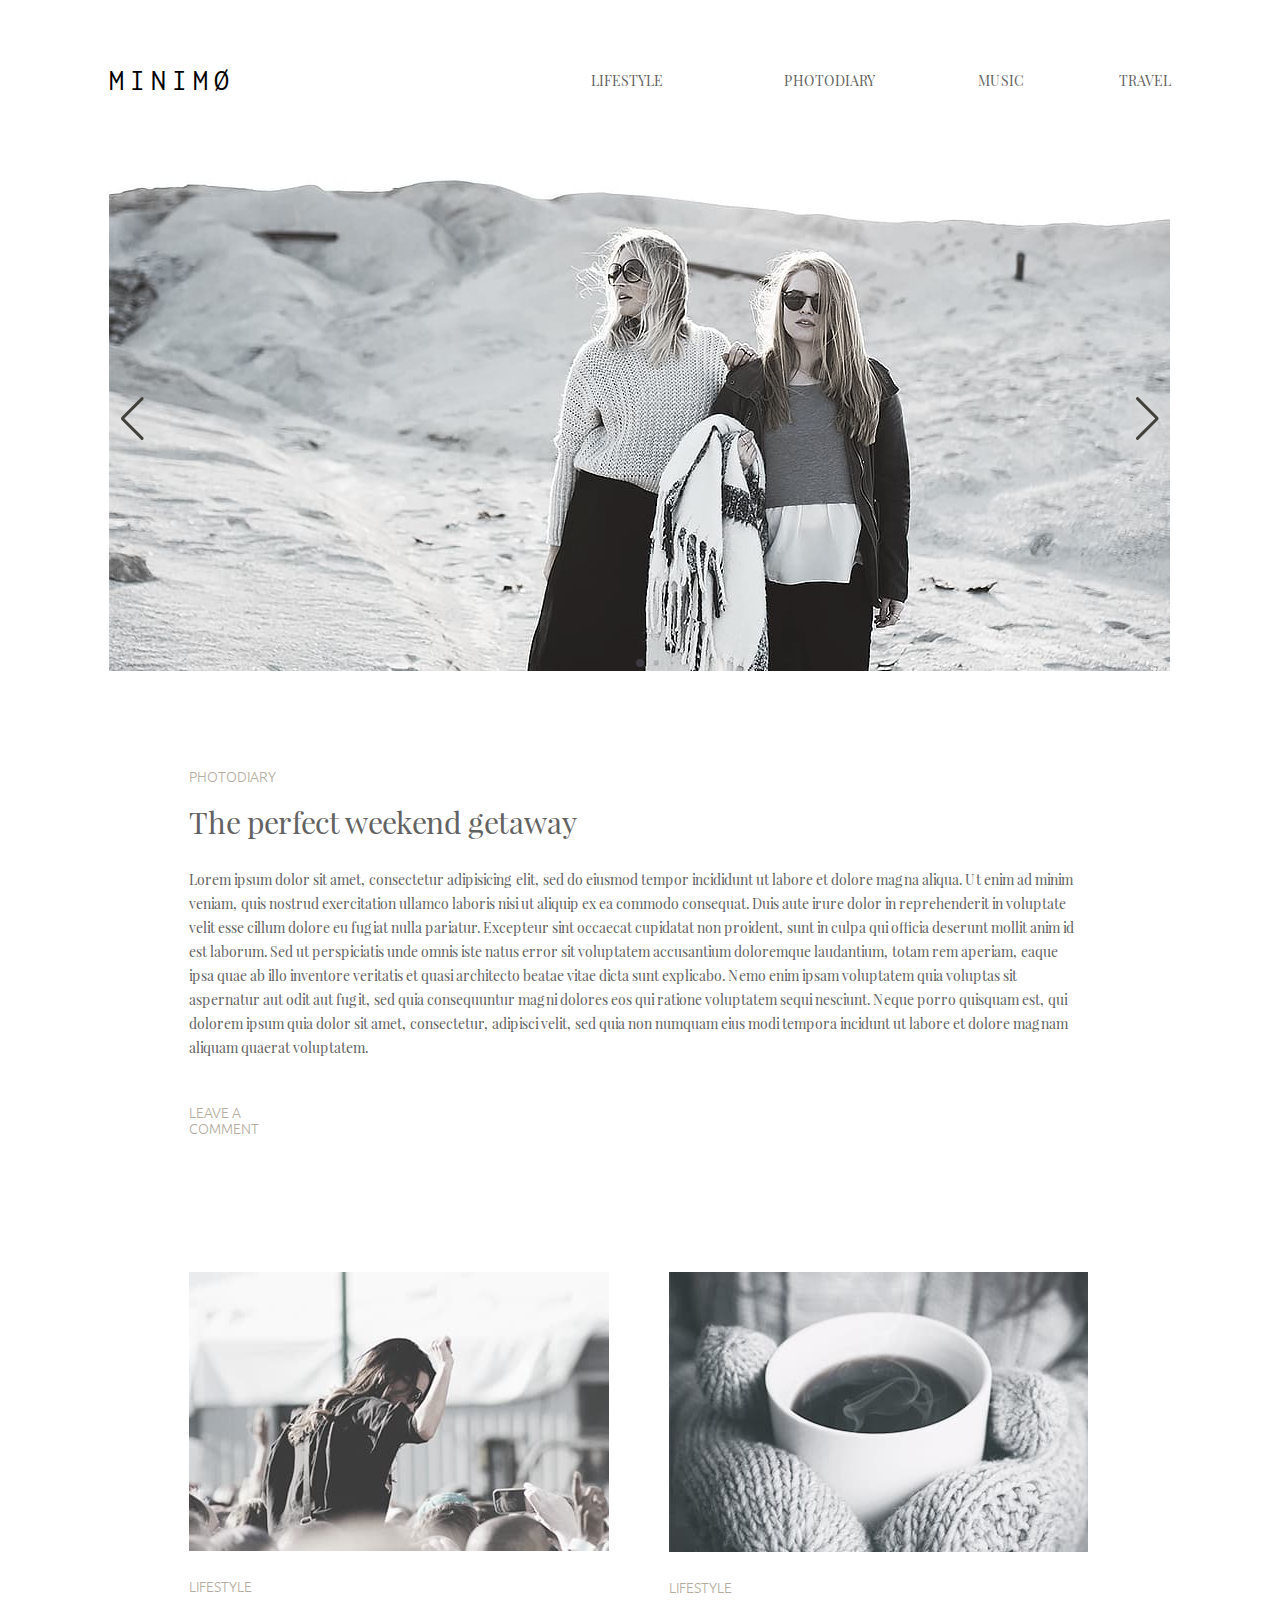
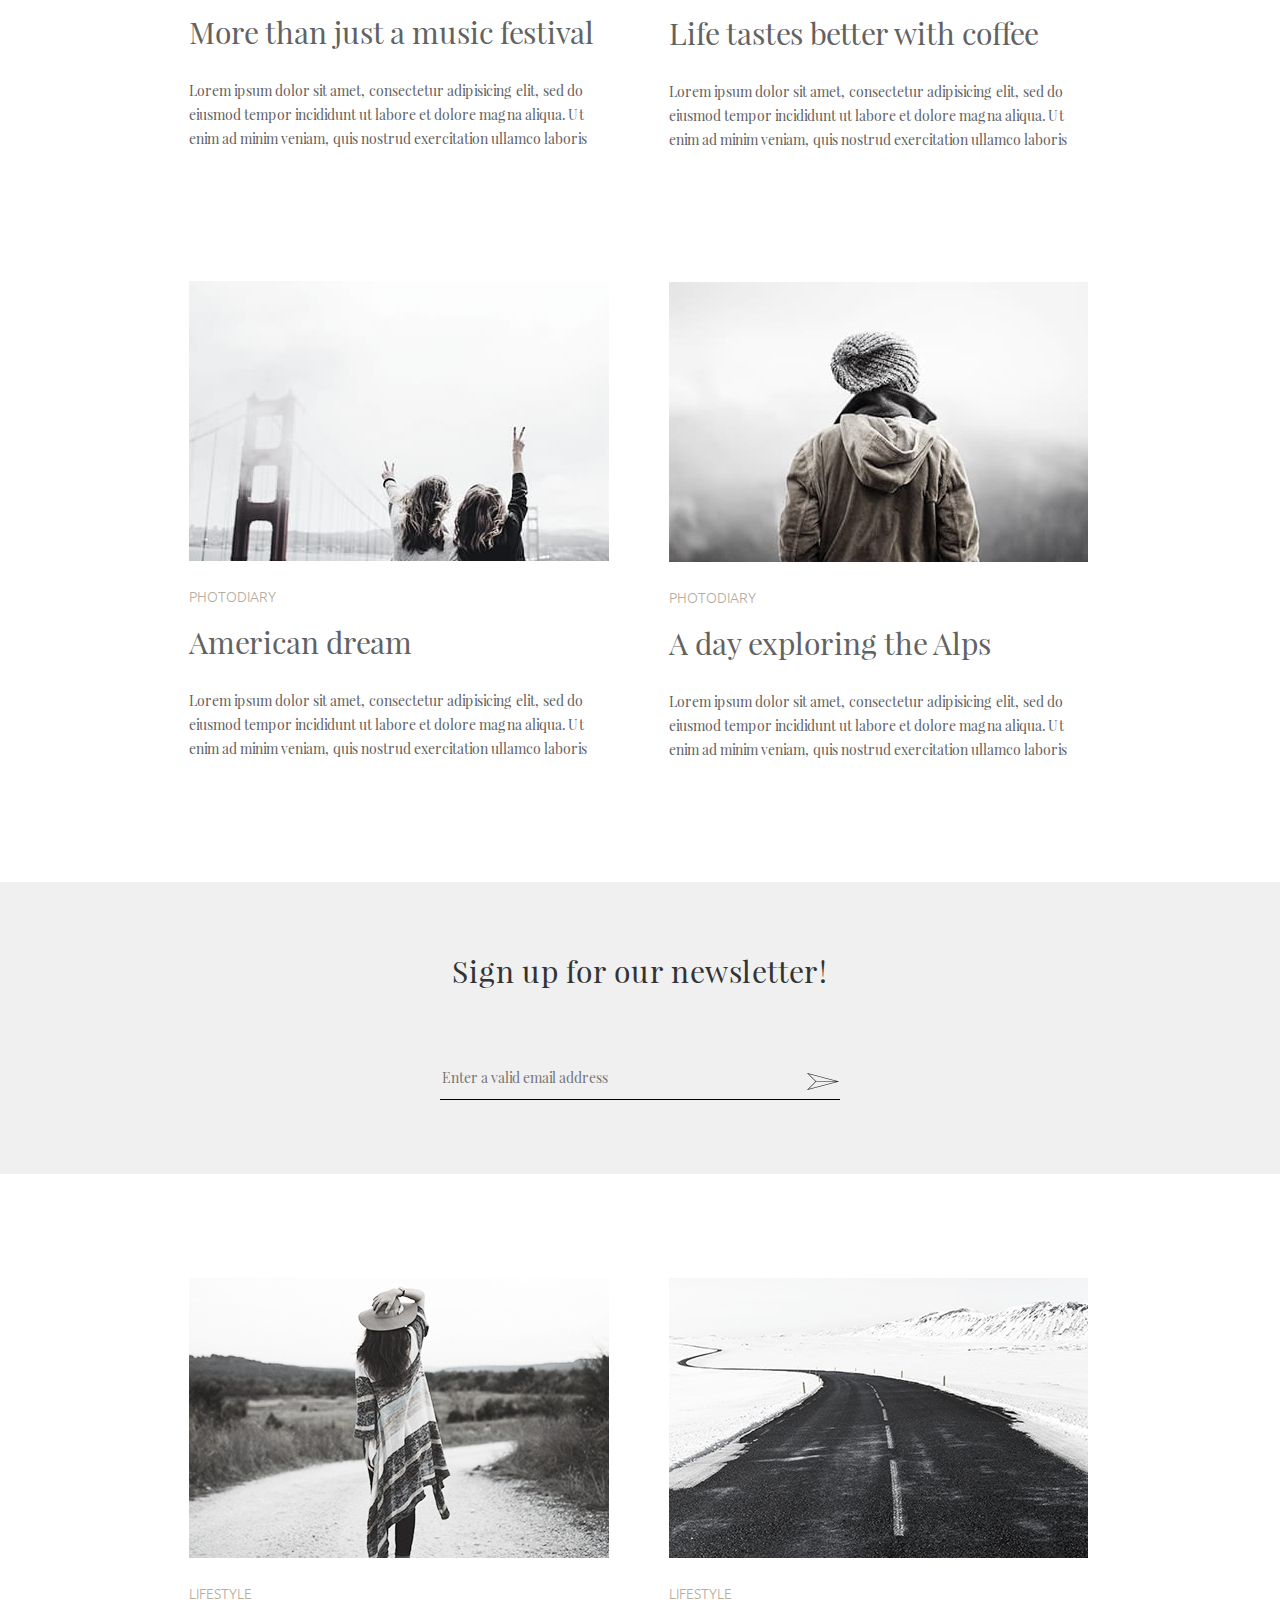
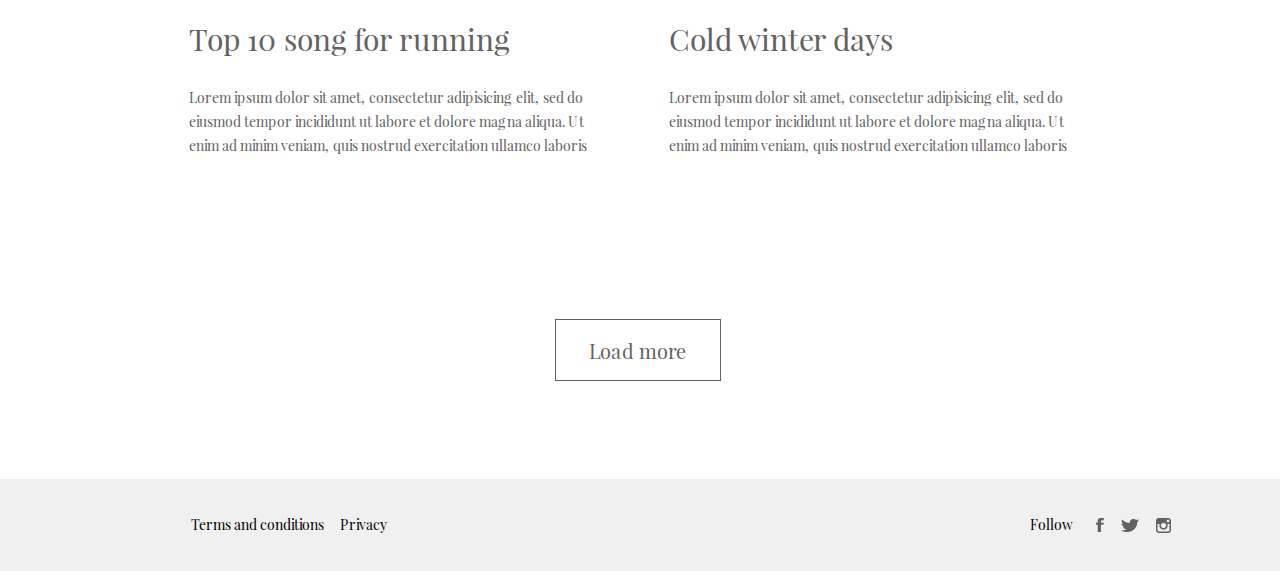
<file: index.html>
<!DOCTYPE html>
<html lang="en">

<head>
    <meta charset="UTF-8">
    <meta http-equiv="X-UA-Compatible" content="IE=edge">
    <meta name="viewport" content="width=device-width, initial-scale=1.0">
    <title>Minimo</title>
    <link rel="stylesheet" href="https://unpkg.com/swiper/swiper-bundle.min.css" />
    <link rel="stylesheet" href="css/style.min.css">
</head>

<body>
    <div class="minimo__page">
        <div class="navigation__mob">
            <nav class="navigation__mob-menu">
                <ul class="menu__list">
                    <li class="menu__element">
                        <a href="#" class="menu__link">lifestyle</a>
                    </li>
                    <li class="menu__element">
                        <a href="#" class="menu__link">photodiary</a>
                    </li>
                    <li class="menu__element">
                        <a href="#" class="menu__link">music</a>
                    </li>
                    <li class="menu__element">
                        <a href="#" class="menu__link">travel</a>
                    </li>
                </ul>
            </nav>
        </div>
        <header class="header">
            <div class="container">
                <div class="header__wrapper">
                    <div class="header__inner">
                        <div class="burger-menu">
                            <span></span>
                        </div>
                        <div class="header__logo">
                            <a href="#" class="logo">minimø</a>
                        </div>
                    </div>
                    <div class="header__inner">
                        <nav class="menu__navigation">
                            <ul class="menu__list">
                                <li class="menu__item">
                                    <a href="#" class="menu__link" data-value="nav">lifestyle</a>
                                </li>
                                <li class="menu__item">
                                    <a href="#" class="menu__link" data-value="nav">photodiary</a>
                                </li>
                                <li class="menu__item">
                                    <a href="#" class="menu__link" data-value="nav">music</a>
                                </li>
                                <li class="menu__item">
                                    <a href="#" class="menu__link" data-value="nav">travel</a>
                                </li>
                            </ul>
                        </nav>
                    </div>
                </div>
            </div>
        </header>
        <section class="slider">
            <div class="container">
                <div class="swiper mySwiper">
                    <div class="swiper-wrapper">
                        <div class="swiper-slide">
                            <img src="images/slider-img.jpg" alt="">
                        </div>
                        <div class="swiper-slide">
                            <img src="images/slider-img.jpg" alt="">
                        </div>
                        <div class="swiper-slide">
                            <img src="images/slider-img.jpg" alt="">
                        </div>
                    </div>
                    <div class="swiper-button-next"></div>
                    <div class="swiper-button-prev"></div>
                    <div class="swiper-pagination"></div>
                </div>
            </div>
        </section>
        <section class="weekend">
            <div class="container">
                <div class="weekend__wrapper">
                    <p class="weekend__caption">
                        photodiary
                    </p>
                    <h1 class="weekend__headline">
                        The perfect weekend getaway
                    </h1>
                    <p class="weekend__text">
                        Lorem ipsum dolor sit amet, consectetur adipisicing elit, sed do eiusmod tempor incididunt ut
                        labore et dolore magna aliqua. Ut enim ad minim veniam, quis nostrud exercitation ullamco
                        laboris nisi ut aliquip ex ea commodo consequat. Duis aute irure dolor in reprehenderit in
                        voluptate velit esse cillum dolore eu fugiat nulla pariatur. Excepteur sint occaecat cupidatat
                        non proident, sunt in culpa qui officia deserunt mollit anim id est laborum. Sed ut perspiciatis
                        unde omnis iste natus error sit voluptatem accusantium doloremque laudantium, totam rem aperiam,
                        eaque ipsa quae ab illo inventore veritatis et quasi architecto beatae vitae dicta sunt
                        explicabo. Nemo enim ipsam voluptatem quia voluptas sit aspernatur aut odit aut fugit, sed quia
                        consequuntur magni dolores eos qui ratione voluptatem sequi nesciunt. Neque porro quisquam est,
                        qui dolorem ipsum quia dolor sit amet, consectetur, adipisci velit, sed quia non numquam eius
                        modi tempora incidunt ut labore et dolore magnam aliquam quaerat voluptatem.
                    </p>
                    <p class="weekend__comments">
                        Leave a comment
                    </p>
                </div>
            </div>
        </section>
        <section class="blog">
            <article class="container">
                <div class="blog__wrapper">
                    <div class="blog__inner">
                        <article class="blog__box">
                            <div class="blog__images">
                                <img src="images/blog-img-first.jpg" alt="">
                            </div>
                            <p class="blog__caption">
                                Lifestyle
                            </p>
                            <h2 class="blog__headline">
                                More than just a music festival
                            </h2>
                            <p class="blog__text">
                                Lorem ipsum dolor sit amet, consectetur adipisicing elit, sed do eiusmod tempor
                                incididunt ut labore et dolore magna aliqua. Ut enim ad minim veniam, quis nostrud
                                exercitation ullamco laboris
                            </p>
                        </article>
                        <article class="blog__box">
                            <div class="blog__images">
                                <img src="images/blog-img-second.jpg" alt="">
                            </div>
                            <p class="blog__caption">
                                photodiary
                            </p>
                            <h2 class="blog__headline">
                                American dream
                            </h2>
                            <p class="blog__text">
                                Lorem ipsum dolor sit amet, consectetur adipisicing elit, sed do eiusmod tempor
                                incididunt ut labore et dolore magna aliqua. Ut enim ad minim veniam, quis nostrud
                                exercitation ullamco laboris
                            </p>
                        </article>
                    </div>
                    <div class="blog__inner">
                        <article class="blog__box">
                            <div class="blog__images">
                                <img src="images/blog-img-third.jpg" alt="">
                            </div>
                            <p class="blog__caption">
                                Lifestyle
                            </p>
                            <h2 class="blog__headline">
                                Life tastes better with coffee
                            </h2>
                            <p class="blog__text">
                                Lorem ipsum dolor sit amet, consectetur adipisicing elit, sed do eiusmod tempor
                                incididunt ut labore et dolore magna aliqua. Ut enim ad minim veniam, quis nostrud
                                exercitation ullamco laboris
                            </p>
                        </article>
                        <article class="blog__box">
                            <div class="blog__images">
                                <img src="images/blog-img-fourth.jpg" alt="">
                            </div>
                            <p class="blog__caption">
                                photodiary
                            </p>
                            <h2 class="blog__headline">
                                A day exploring the Alps
                            </h2>
                            <p class="blog__text">
                                Lorem ipsum dolor sit amet, consectetur adipisicing elit, sed do eiusmod tempor
                                incididunt ut labore et dolore magna aliqua. Ut enim ad minim veniam, quis nostrud
                                exercitation ullamco laboris
                            </p>
                        </article>
                    </div>
                </div>
            </div>
        </section>
        <section class="newsletter">
            <div class="container">
                <div class="newsletter__wrapper">
                    <h2 class="newsletter__headline">
                        Sign up for our newsletter!
                    </h2>
                    <form class="newsletter__subscribe">
                        <input type="email" name="email" placeholder="Enter a valid email address" required
                            class="newsletter__mailing">
                        <button class="newsletter__subscribe-btn" type="submit">
                            <img src="images//icons/send.png" alt="">
                        </button>
                    </form>
                </div>
            </div>
        </section>
        <section class="blog">
            <div class="container">
                <div class="blog__wrapper">
                    <article class="blog__inner">
                        <div class="blog__box">
                            <div class="blog__images">
                                <img src="images/other-first.jpg" alt="">
                            </div>
                            <p class="blog__caption">
                                Lifestyle
                            </p>
                            <h2 class="blog__headline">
                                Top 10 song for running
                            </h2>
                            <p class="blog__text">
                                Lorem ipsum dolor sit amet, consectetur adipisicing elit, sed do eiusmod tempor
                                incididunt ut labore et dolore magna
                                aliqua. Ut enim ad minim veniam, quis nostrud exercitation ullamco laboris
                            </p>
                        </div>
                    </article>
                    <article class="blog__inner">
                        <div class="blog__box">
                            <div class="blog__images">
                                <img src="images/other-second.jpg" alt="">
                            </div>
                            <p class="blog__caption">
                                Lifestyle
                            </p>
                            <h2 class="blog__headline">
                                Cold winter days
                            </h2>
                            <p class="blog__text">
                                Lorem ipsum dolor sit amet, consectetur adipisicing elit, sed do eiusmod tempor
                                incididunt ut labore et dolore magna
                                aliqua. Ut enim ad minim veniam, quis nostrud exercitation ullamco laboris 
                            </p>
                        </div>
                    </div>
                </div>
                <div class="blog__btn">
                    <a href="#" class="btn">Load more</a>
                </div>
            </div>
        </section>
        <footer class="footer">
            <div class="container">
                <nav class="footer__wrapper">
                    <div class="footer__inner">
                        <div class="footer__info">
                            <a href="#" class="footer__info-link">Terms and conditions</a>
                            <a href="#" class="footer__info-link">Privacy</a>
                        </div>
                    </div>
                    <div class="footer__inner">
                        <p class="footer__socials-text">
                            Follow
                        </p>
                        <ul class="footer__socials">
                            <li class="footer__socials-item">
                                <a href="#">
                                    <img src="images/icons/facebook.png" alt="Facebook">
                                </a>
                            </li>
                            <li class="footer__socials-item">
                                <a href="#">
                                    <img src="images/icons/twitter.png" alt="Twitter">
                                </a>
                            </li>
                            <li class="footer__socials-item">
                                <a href="#">
                                    <img src="images/icons/instagram.png" alt="Instagram">
                                </a>
                            </li>
                        </ul>
                    </div>
                </nav>
            </div>
        </footer>
    </div>
    <script src="https://unpkg.com/swiper/swiper-bundle.min.js"></script>
    <script src="js/main.min.js"></script>
</body>

</html>
</file>
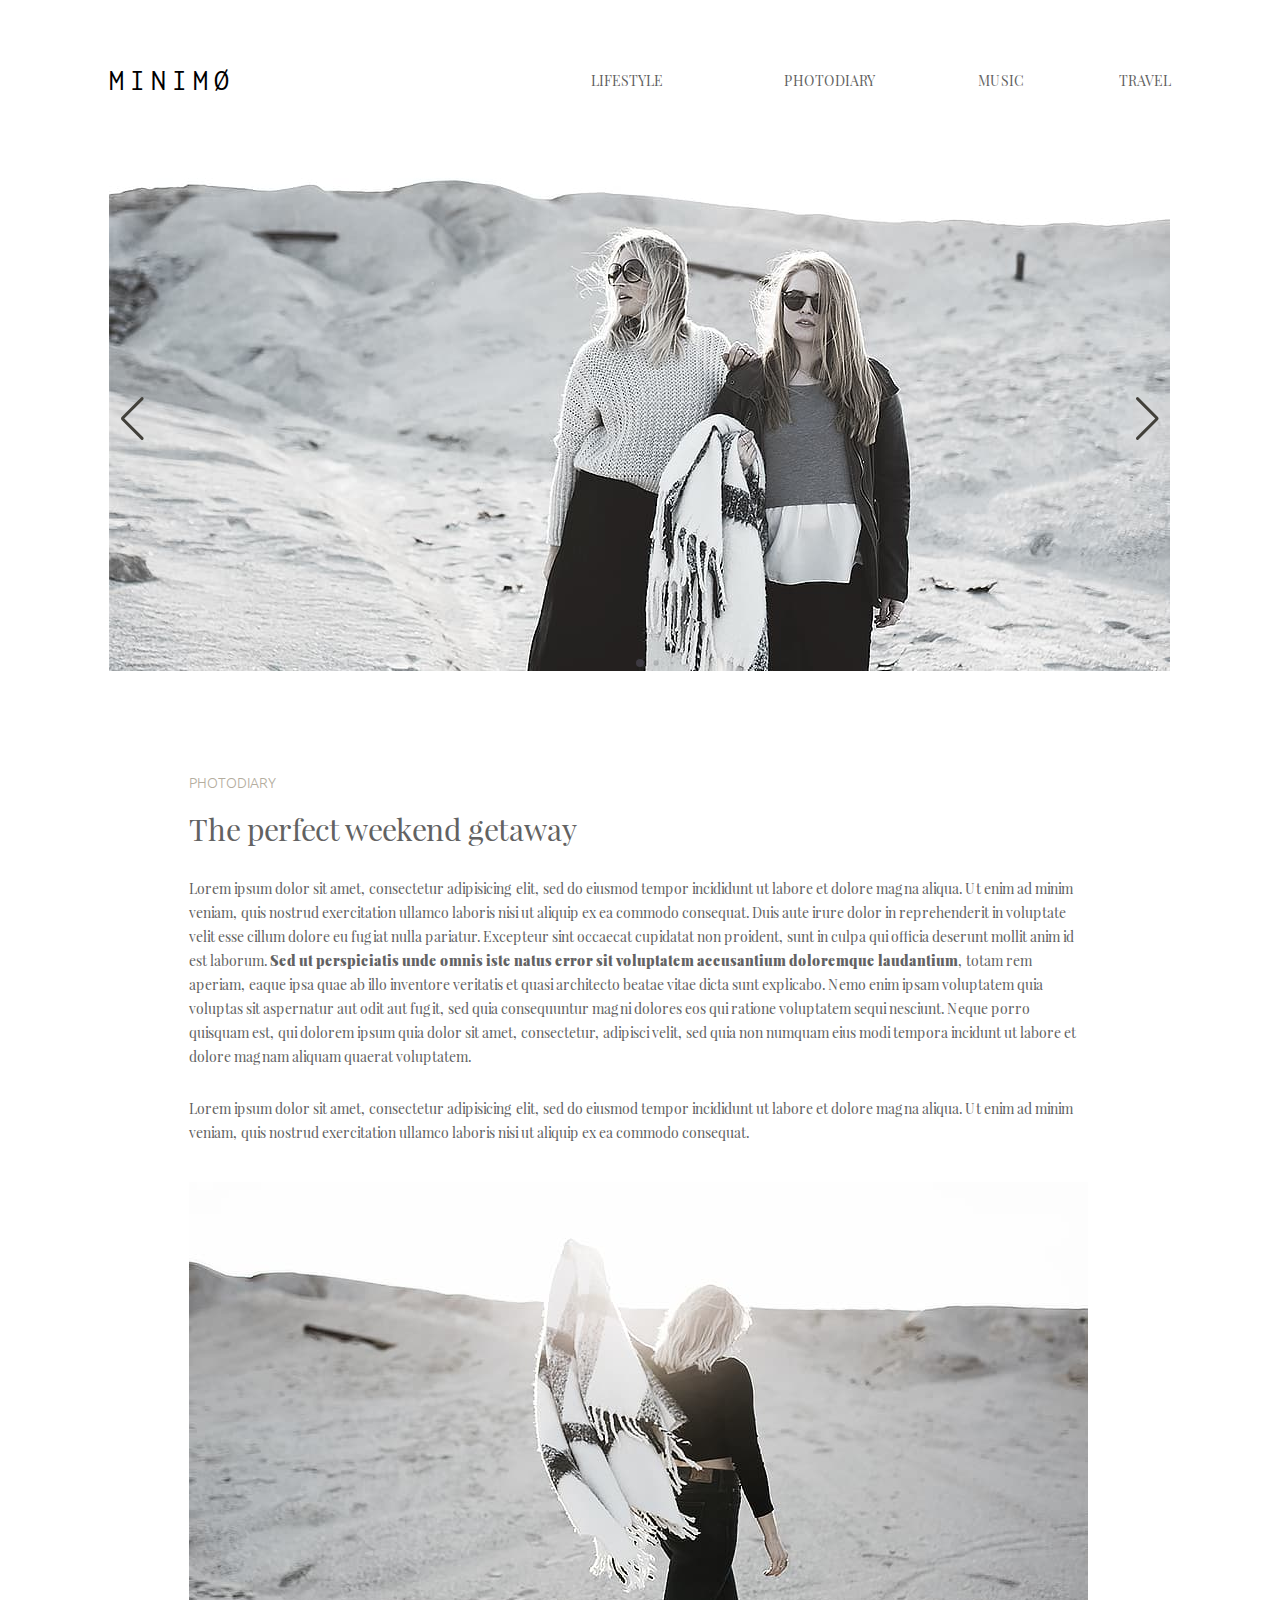
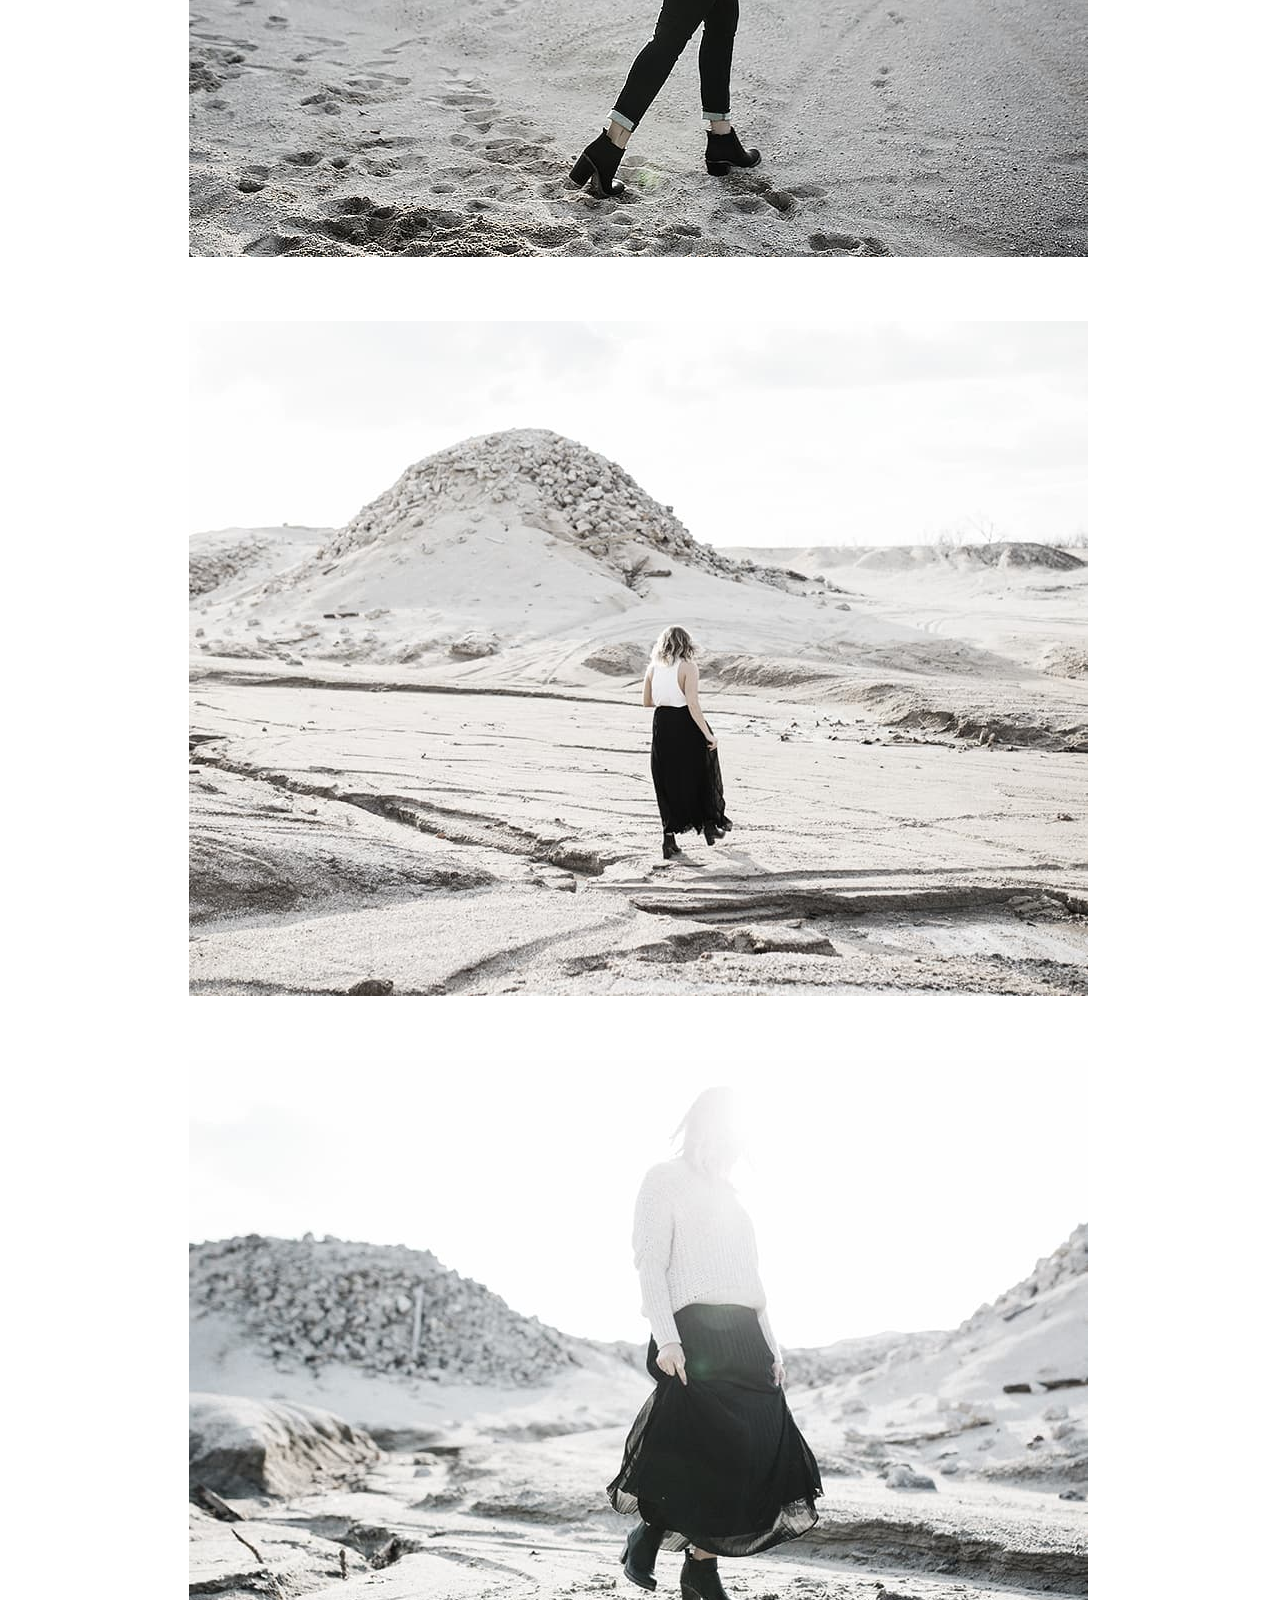
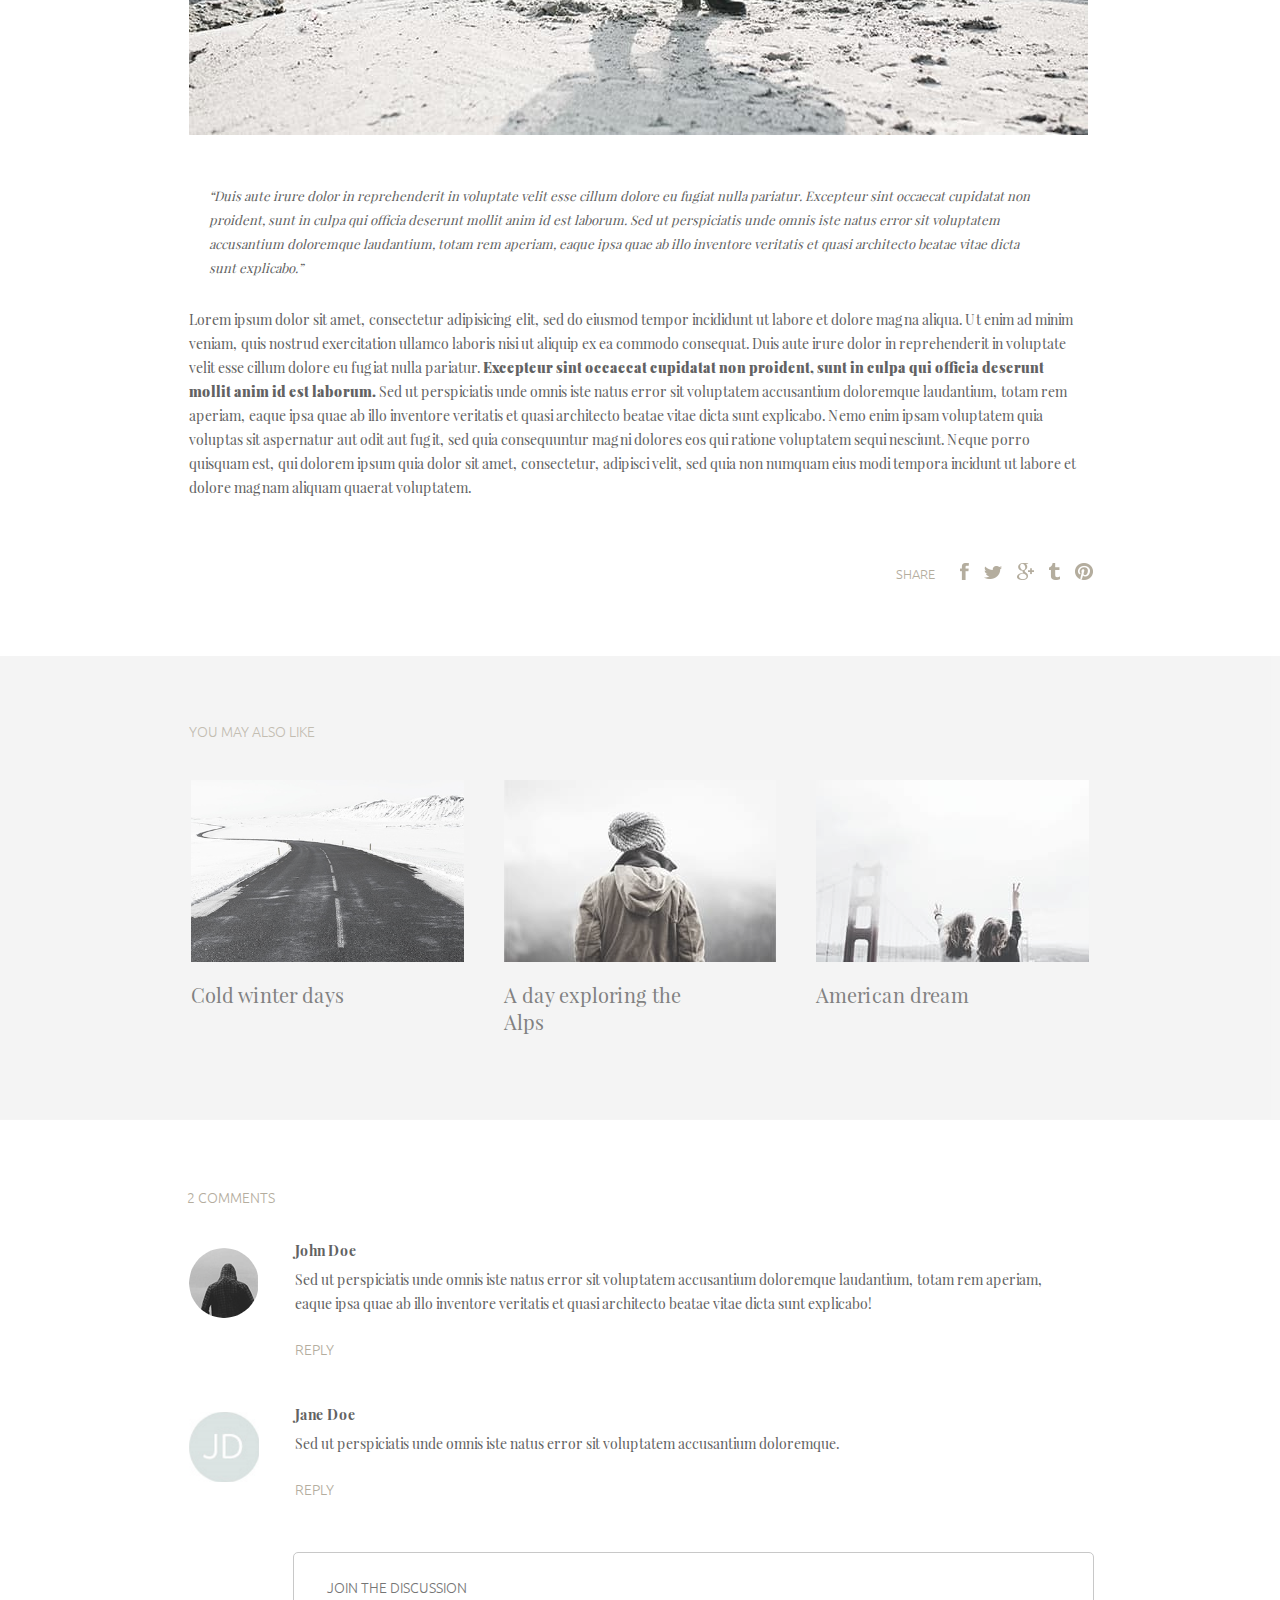
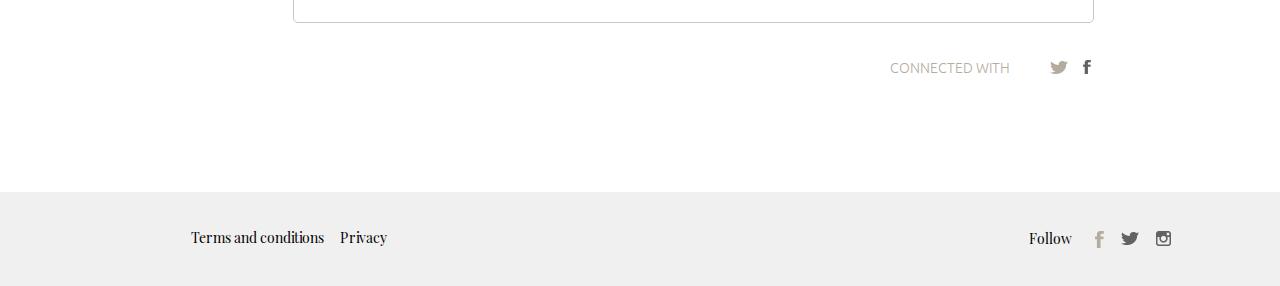
<file: page2.html>
<!DOCTYPE html>
<html lang="en">

<head>
    <meta charset="UTF-8">
    <meta http-equiv="X-UA-Compatible" content="IE=edge">
    <meta name="viewport" content="width=device-width, initial-scale=1.0">
    <title>Minimo</title>
    <link rel="stylesheet" href="https://unpkg.com/swiper/swiper-bundle.min.css" />
    <link rel="stylesheet" href="css/style.min.css">
</head>

<body>
    <div class="minimo__page">
        <div class="navigation__mob">
            <nav class="navigation__mob-menu">
                <ul class="menu__list">
                    <li class="menu__element">
                        <a href="#" class="menu__link">lifestyle</a>
                    </li>
                    <li class="menu__element">
                        <a href="#" class="menu__link">photodiary</a>
                    </li>
                    <li class="menu__element">
                        <a href="#" class="menu__link">music</a>
                    </li>
                    <li class="menu__element">
                        <a href="#" class="menu__link">travel</a>
                    </li>
                </ul>
            </nav>
        </div>
        <header class="header">
            <div class="container">
                <div class="header__wrapper">
                    <div class="header__inner">
                        <div class="burger-menu">
                            <span></span>
                        </div>
                        <div class="header__logo">
                            <a href="#" class="logo">minimø</a>
                        </div>
                    </div>
                    <div class="header__inner">
                        <nav class="menu__navigation">
                            <ul class="menu__list">
                                <li class="menu__item">
                                    <a href="#" class="menu__link" data-value="nav">lifestyle</a>
                                </li>
                                <li class="menu__item">
                                    <a href="#" class="menu__link" data-value="nav">photodiary</a>
                                </li>
                                <li class="menu__item">
                                    <a href="#" class="menu__link" data-value="nav">music</a>
                                </li>
                                <li class="menu__item">
                                    <a href="#" class="menu__link" data-value="nav">travel</a>
                                </li>
                            </ul>
                        </nav>
                    </div>
                </div>
            </div>
        </header>
        <section class="slider">
            <div class="container">
                <div class="swiper mySwiper">
                    <div class="swiper-wrapper">
                        <div class="swiper-slide">
                            <img src="images/slider-img.jpg" alt="">
                        </div>
                        <div class="swiper-slide">
                            <img src="images/slider-img.jpg" alt="">
                        </div>
                        <div class="swiper-slide">
                            <img src="images/slider-img.jpg" alt="">
                        </div>
                    </div>
                    <div class="swiper-button-next"></div>
                    <div class="swiper-button-prev"></div>
                    <div class="swiper-pagination"></div>
                </div>
            </div>
        </section>
        <section class="photodiary">
            <div class="container">
                <div class="photodiary__wrapper">
                    <p class="photodiary__caption">
                        photodiary
                    </p>
                    <h2 class="photodiary__headline">
                        The perfect weekend getaway
                    </h2>
                    <p class="photodiary__text">
                        Lorem ipsum dolor sit amet, consectetur adipisicing elit, sed do eiusmod tempor incididunt ut
                        labore et dolore magna aliqua. Ut enim ad minim veniam, quis nostrud exercitation ullamco
                        laboris nisi ut aliquip ex ea commodo consequat. Duis aute irure dolor in reprehenderit in
                        voluptate velit esse cillum dolore eu fugiat nulla pariatur. Excepteur sint occaecat cupidatat
                        non proident, sunt in culpa qui officia deserunt mollit anim id est laborum. <span>Sed ut
                            perspiciatis
                            unde omnis iste natus error sit voluptatem accusantium doloremque laudantium</span>, totam
                        rem aperiam,
                        eaque ipsa quae ab illo inventore veritatis et quasi architecto beatae vitae dicta sunt
                        explicabo. Nemo enim ipsam voluptatem quia voluptas sit aspernatur aut odit aut fugit, sed quia
                        consequuntur magni dolores eos qui ratione voluptatem sequi nesciunt. Neque porro quisquam est,
                        qui dolorem ipsum quia dolor sit amet, consectetur, adipisci velit, sed quia non numquam eius
                        modi tempora incidunt ut labore et dolore magnam aliquam quaerat voluptatem.
                    </p>
                    <p class="photodiary__text">
                        Lorem ipsum dolor sit amet, consectetur adipisicing elit, sed do eiusmod tempor incididunt ut
                        labore et dolore magna aliqua. Ut enim ad minim veniam, quis nostrud exercitation ullamco
                        laboris nisi ut aliquip ex ea commodo consequat.
                    </p>
                    <div class="photodiary__images-box">
                        <div class="photodiary__images-item">
                            <img src="images/photodiary-first.jpg" alt="" class="photodiary__images">
                        </div>
                        <div class="photodiary__images-item">
                            <img src="images/photodiary-second.jpg" alt="" class="photodiary__images">
                        </div>
                        <div class="photodiary__images-item">
                            <img src="images/photodiary-third.jpg" alt="" class="photodiary__images">
                        </div>
                    </div>
                    <p class="photodiary__text photodiary__text-style">
                        <q>Duis aute irure dolor in reprehenderit in voluptate velit esse cillum dolore eu fugiat nulla
                            pariatur. Excepteur sint occaecat cupidatat non proident, sunt in culpa qui officia deserunt
                            mollit anim id est laborum. Sed ut perspiciatis unde omnis iste natus error sit voluptatem
                            accusantium doloremque laudantium, totam rem aperiam, eaque ipsa quae ab illo inventore
                            veritatis et quasi architecto beatae vitae dicta sunt explicabo.</q>
                    </p>
                    <p class="photodiary__text">
                        Lorem ipsum dolor sit amet, consectetur adipisicing elit, sed do eiusmod tempor incididunt ut
                        labore et dolore magna aliqua. Ut enim ad minim veniam, quis nostrud exercitation ullamco
                        laboris nisi ut aliquip ex ea commodo consequat. Duis aute irure dolor in reprehenderit in
                        voluptate velit esse cillum dolore eu fugiat nulla pariatur. <span>Excepteur sint occaecat
                            cupidatat
                            non proident, sunt in culpa qui officia deserunt mollit anim id est laborum.</span> Sed ut
                        perspiciatis
                        unde omnis iste natus error sit voluptatem accusantium doloremque laudantium, totam rem aperiam,
                        eaque ipsa quae ab illo inventore veritatis et quasi architecto beatae vitae dicta sunt
                        explicabo. Nemo enim ipsam voluptatem quia voluptas sit aspernatur aut odit aut fugit, sed quia
                        consequuntur magni dolores eos qui ratione voluptatem sequi nesciunt. Neque porro quisquam est,
                        qui dolorem ipsum quia dolor sit amet, consectetur, adipisci velit, sed quia non numquam eius
                        modi tempora incidunt ut labore et dolore magnam aliquam quaerat voluptatem.
                    </p>
                    <div class="share">
                        <p class="share__text">
                            Share
                        </p>
                        <ul class="share__socials">
                            <li class="share__socials-item">
                                <a href="#">
                                    <img src="images/icons/facebook-second.png" alt="Facebook"
                                        class="footer__social-icon">
                                </a>
                            </li>
                            <li class="share__socials-item">
                                <a href="#">
                                    <img src="images/icons/twitter-second.png" alt="Twitter"
                                        class="footer__social-icon">
                                </a>
                            </li>
                            <li class="share__socials-item">
                                <a href="#">
                                    <img src="images/icons/google.png" alt="Google">
                                </a>
                            </li>
                            <li class="share__socials-item">
                                <a href="#">
                                    <img src="images/icons/tumblr.png" alt="Tumblr">
                                </a>
                            </li>
                            <li class="share__socials-item">
                                <a href="#">
                                    <img src="images/icons/pinterest.png" alt="Pinterest">
                                </a>
                            </li>
                        </ul>
                    </div>
                </div>
            </div>
        </section>
        <section class="other">
            <div class="container">
                <p class="other__blog-caption">
                    you may also like
                </p>
                <div class="other__blog-wrapper">
                    <div class="other__blog-inner">
                        <div class="other__blog-images">
                            <img src="images/other-second.jpg" alt="">
                        </div>
                        <h3 class="other__blog-headline">
                            Cold winter days
                        </h3>
                    </div>
                    <div class="other__blog-inner">
                        <div class="other__blog-images">
                            <img src="images/other-fourth.jpg" alt="">
                        </div>
                        <h3 class="other__blog-headline">
                            A day exploring the Alps
                        </h3>
                    </div>
                    <div class="other__blog-inner">
                        <div class="other__blog-images">
                            <img src="images/other-third.jpg" alt="">
                        </div>
                        <h3 class="other__blog-headline">
                            American dream
                        </h3>
                    </div>
                </div>
            </div>
        </section>
        <section class="communication">
            <div class="container">
                <div class="communication__wrapper">
                    <p class="communication__caption">
                        2 comments
                    </p>
                    <div class="communication__inner-wrapper">
                        <div class="communication__inner">
                            <div class="comunication__box">
                                <div class="communication__author-avatar">
                                    <img src="images/icons/avatar-first.png" alt="avatar">
                                </div>
                            </div>
                            <div class="communication__box">
                                <h4 class="communication__author-name">
                                    John Doe
                                </h4>
                                <p class="communication__author-comments">
                                    Sed ut perspiciatis unde omnis iste natus error sit voluptatem accusantium
                                    doloremque
                                    laudantium, totam rem aperiam, eaque ipsa quae ab illo inventore veritatis et quasi
                                    architecto beatae vitae dicta sunt explicabo!
                                </p>
                                <p class="communication__reply">
                                    Reply
                                </p>
                            </div>
                        </div>
                        <div class="communication__inner">
                            <div class="comunication__box">
                                <div class="communication__author-avatar">
                                    <img src="images/icons/avatar-second.png" alt="avatar">
                                </div>
                            </div>
                            <div class="communication__box">
                                <h4 class="communication__author-name">
                                    Jane Doe
                                </h4>
                                <p class="communication__author-comments">
                                    Sed ut perspiciatis unde omnis iste natus error sit voluptatem accusantium
                                    doloremque.
                                </p>
                                <p class="communication__reply">
                                    Reply
                                </p>
                            </div>
                        </div>
                        <div class="communication__inner">
                            <div class="communication__box">
                                <form class="communication__message">
                                    <textarea placeholder="Join the discussion"
                                        class="communication__message-textarea"></textarea>
                                </form>
                            </div>
                        </div>
                        <div class="communication__social">
                            <p class="communication__text">
                                Connected with
                            </p>
                            <ul class="communication__socials-box">
                                <li class="communication__socials-item">
                                    <a href="#">
                                        <img src="images/icons/twitter-second.png" alt="Twitter">
                                    </a>
                                </li>
                                <li class="communication__socials-item">
                                    <a href="#">
                                        <img src="images/icons/facebook.png" alt="Facebook">
                                    </a>
                                </li>
                            </ul>
                        </div>
                    </div>
                </div>
            </div>
        </section>
        <footer class="footer">
            <div class="container">
                <nav class="footer__wrapper">
                    <div class="footer__inner">
                        <div class="footer__info">
                            <a href="#" class="footer__info-link">Terms and conditions</a>
                            <a href="#" class="footer__info-link">Privacy</a>
                        </div>
                    </div>
                    <div class="footer__inner">
                        <p class="footer__socials-text">
                            Follow
                        </p>
                        <ul class="footer__socials">
                            <li class="footer__socials-item">
                                <a href="#">
                                    <img src="images/icons/facebook-second.png" alt="Facebook">
                                </a>
                            </li>
                            <li class="footer__socials-item">
                                <a href="#">
                                    <img src="images/icons/twitter.png" alt="Twitter">
                                </a>
                            </li>
                            <li class="footer__socials-item">
                                <a href="#">
                                    <img src="images/icons/instagram.png" alt="Instagram">
                                </a>
                            </li>
                        </ul>
                    </div>
                </nav>
            </div>
        </footer>
    </div>
    <script src="https://unpkg.com/swiper/swiper-bundle.min.js"></script>
    <script src="js/main.min.js"></script>
</body>

</html>
</file>
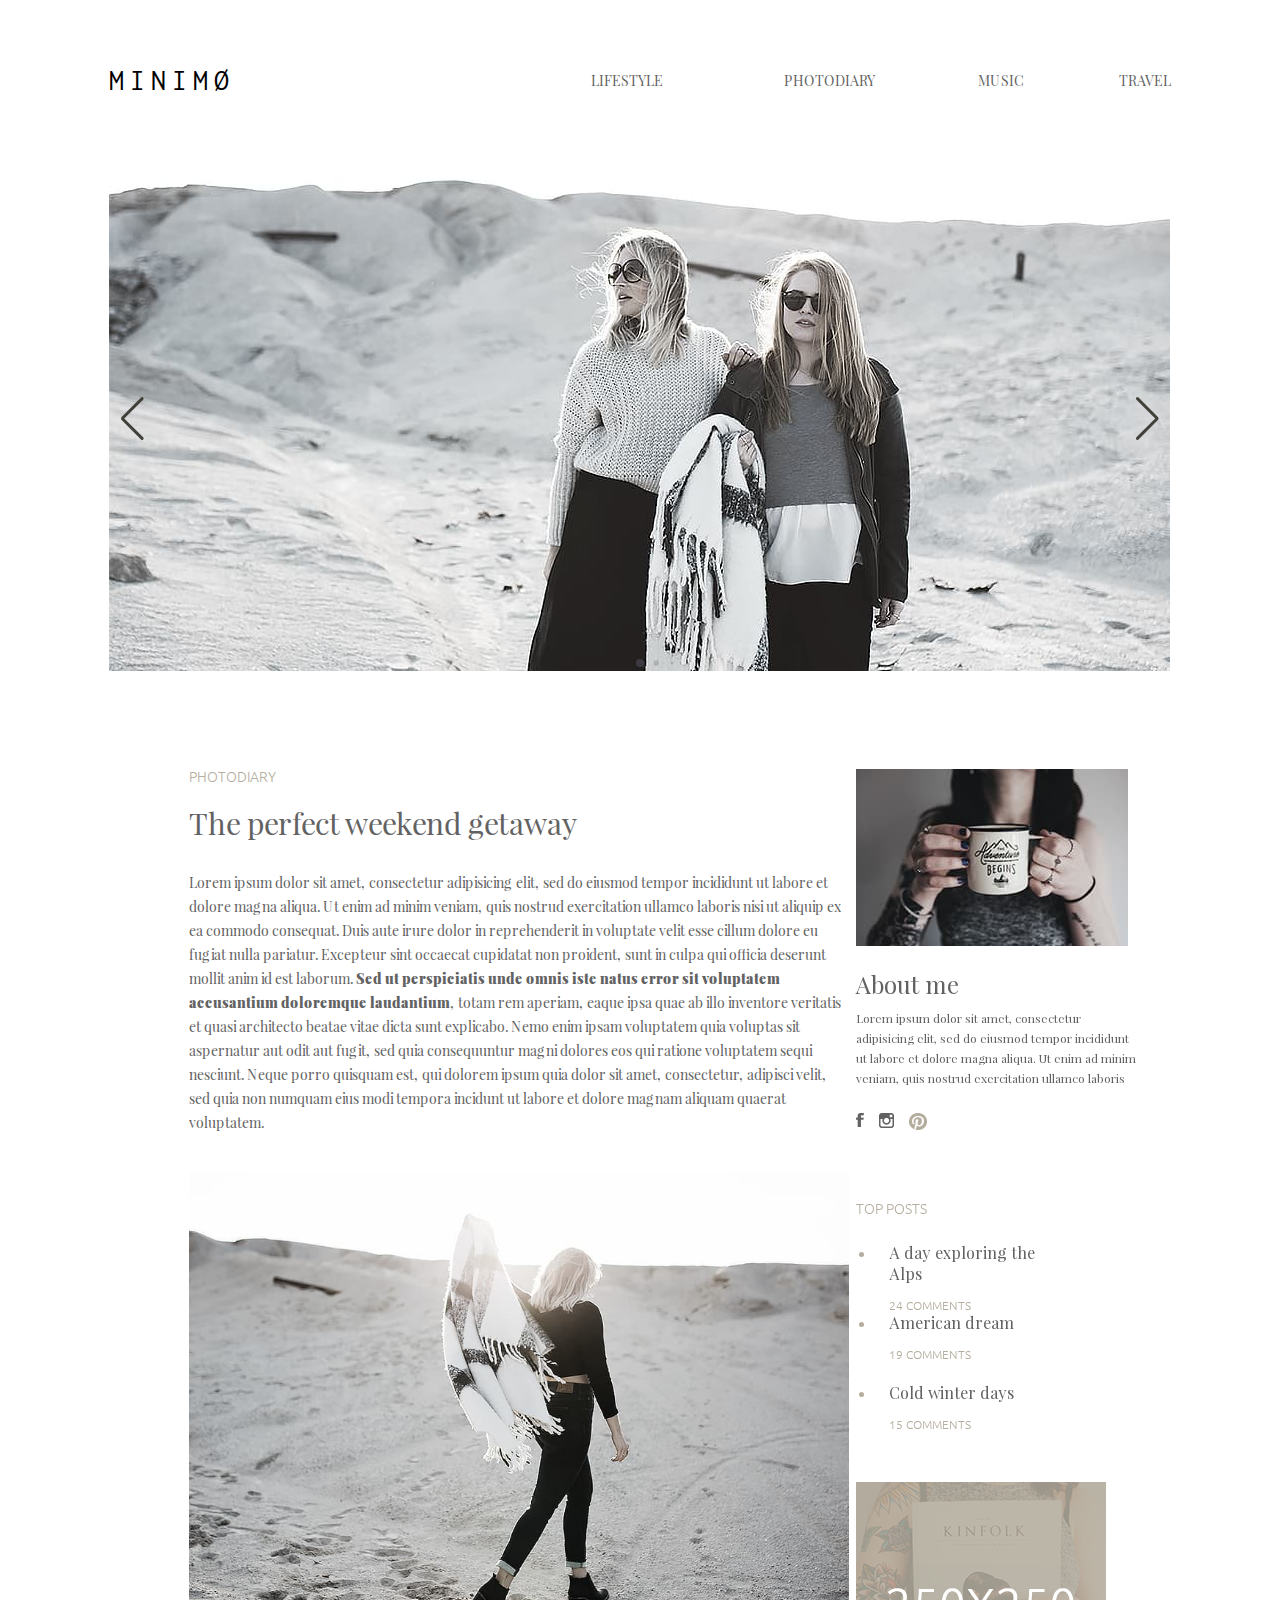
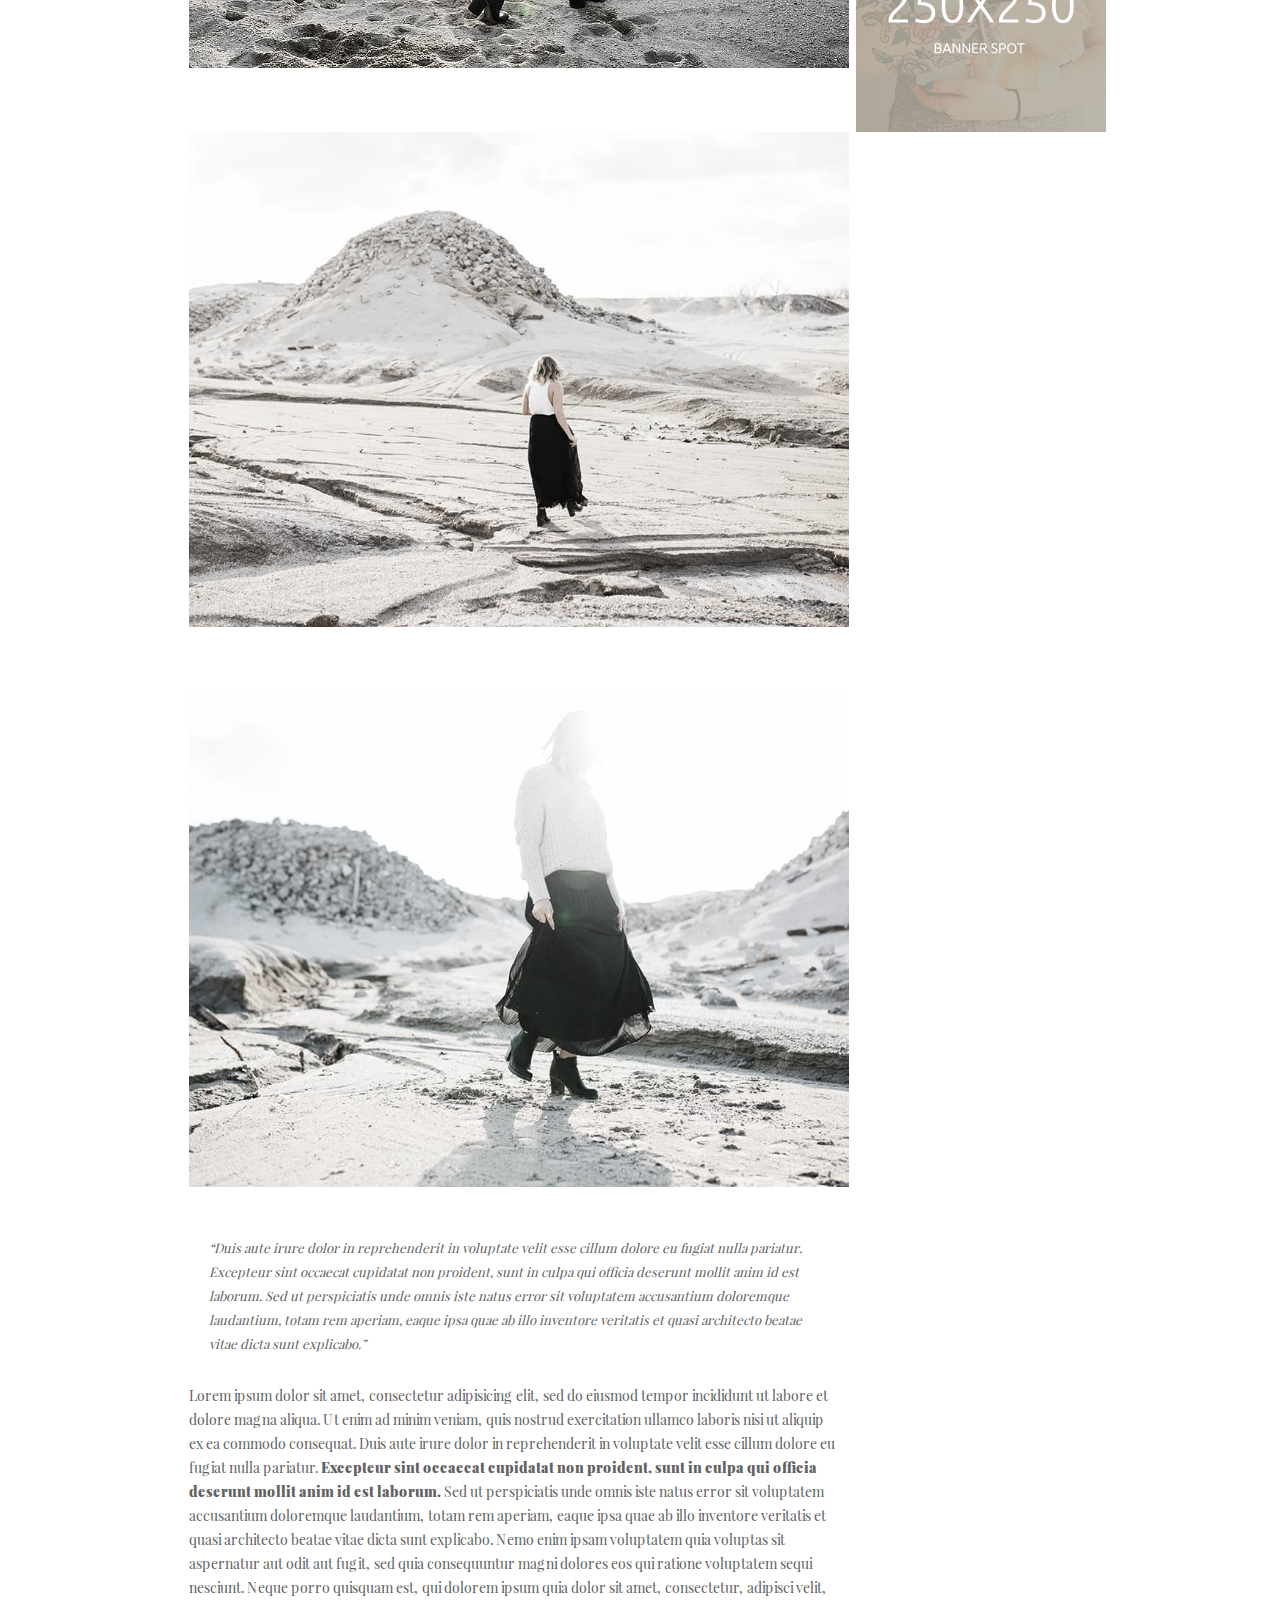
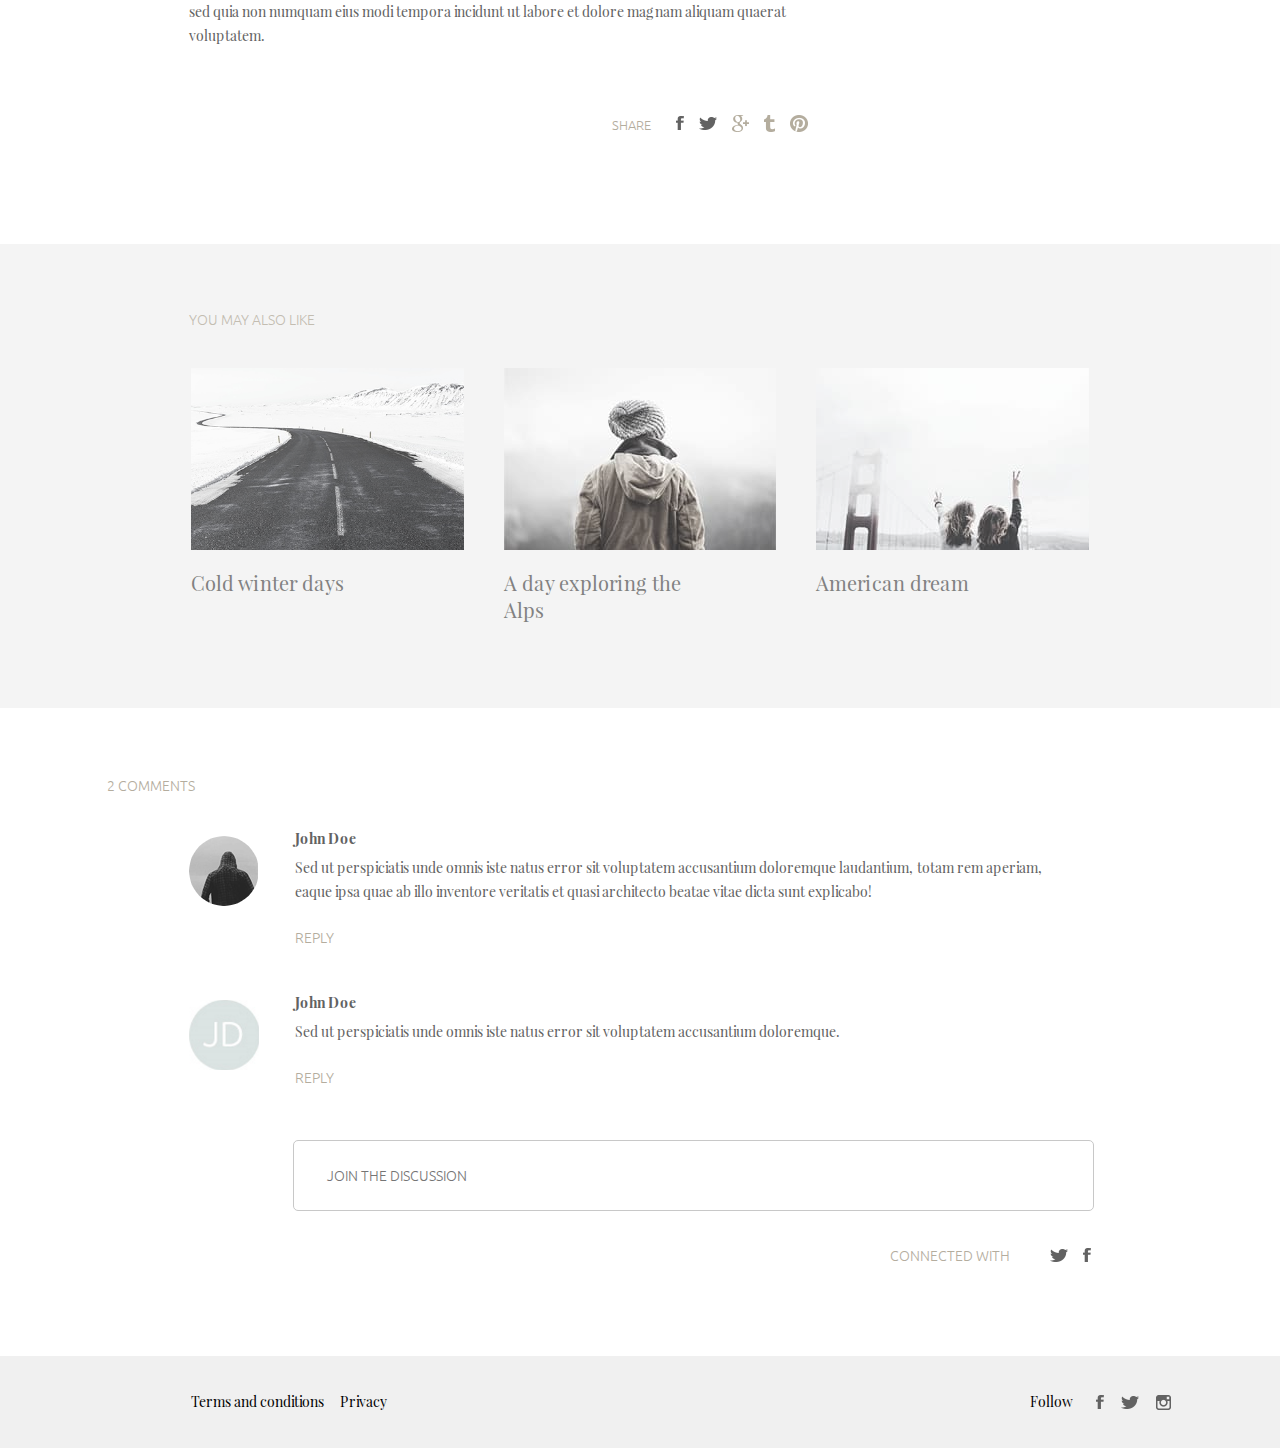
<file: page3.html>
<!DOCTYPE html>
<html lang="en">

<head>
    <meta charset="UTF-8">
    <meta http-equiv="X-UA-Compatible" content="IE=edge">
    <meta name="viewport" content="width=device-width, initial-scale=1.0">
    <title>Minimo</title>
    <link rel="stylesheet" href="https://unpkg.com/swiper/swiper-bundle.min.css" />
    <link rel="stylesheet" href="css/style.min.css">
</head>

<body>
    <div class="minimo__page">
        <div class="navigation__mob">
            <nav class="navigation__mob-menu">
                <ul class="menu__list">
                    <li class="menu__items">
                        <a href="#" class="menu__link">lifestyle</a>
                    </li>
                    <li class="menu__items">
                        <a href="#" class="menu__link">photodiary</a>
                    </li>
                    <li class="menu__items">
                        <a href="#" class="menu__link">music</a>
                    </li>
                    <li class="menu__items">
                        <a href="#" class="menu__link">travel</a>
                    </li>
                </ul>
            </nav>
        </div>
        <header class="header">
            <div class="container">
                <div class="header__wrapper">
                    <div class="header__inner">
                        <div class="burger-menu">
                            <span></span>
                        </div>
                        <div class="header__logo">
                            <a href="#" class="logo">minimø</a>
                        </div>
                    </div>
                    <div class="header__inner">
                        <nav class="menu__navigation menu__navigation-active">
                            <ul class="menu__list">
                                <li class="menu__item">
                                    <a href="#" class="menu__link">lifestyle</a>
                                </li>
                                <li class="menu__item">
                                    <a href="#" class="menu__link">photodiary</a>
                                </li>
                                <li class="menu__item">
                                    <a href="#" class="menu__link">music</a>
                                </li>
                                <li class="menu__item">
                                    <a href="#" class="menu__link">travel</a>
                                </li>
                            </ul>
                        </nav>
                    </div>
                </div>
            </div>
        </header>
        <section class="slider">
            <div class="container">
                <div class="swiper mySwiper">
                    <div class="swiper-wrapper">
                        <div class="swiper-slide">
                            <img src="images/slider-img.jpg" alt="">
                        </div>
                        <div class="swiper-slide">
                            <img src="images/slider-img.jpg" alt="">
                        </div>
                        <div class="swiper-slide">
                            <img src="images/slider-img.jpg" alt="">
                        </div>
                    </div>
                    <div class="swiper-button-next"></div>
                    <div class="swiper-button-prev"></div>
                    <div class="swiper-pagination"></div>
                </div>
            </div>
        </section>
        <section class="photodiary__third_page">
            <div class="container">
                <div class="photodiary__wrapper photodiary__position">
                    <div class="photodiary__inner">
                        <p class="photodiary__caption">
                            photodiary
                        </p>
                        <h2 class="photodiary__headline">
                            The perfect weekend getaway
                        </h2>
                        <p class="photodiary__text photodiary__text-size">
                            Lorem ipsum dolor sit amet, consectetur adipisicing elit, sed do eiusmod tempor incididunt
                            ut
                            labore et dolore magna aliqua. Ut enim ad minim veniam, quis nostrud exercitation ullamco
                            laboris nisi ut aliquip ex ea commodo consequat. Duis aute irure dolor in reprehenderit in
                            voluptate velit esse cillum dolore eu fugiat nulla pariatur. Excepteur sint occaecat
                            cupidatat
                            non proident, sunt in culpa qui officia deserunt mollit anim id est laborum. <span>Sed ut
                                perspiciatis
                                unde omnis iste natus error sit voluptatem accusantium doloremque laudantium</span>,
                            totam
                            rem aperiam,
                            eaque ipsa quae ab illo inventore veritatis et quasi architecto beatae vitae dicta sunt
                            explicabo. Nemo enim ipsam voluptatem quia voluptas sit aspernatur aut odit aut fugit, sed
                            quia
                            consequuntur magni dolores eos qui ratione voluptatem sequi nesciunt. Neque porro quisquam
                            est,
                            qui dolorem ipsum quia dolor sit amet, consectetur, adipisci velit, sed quia non numquam
                            eius
                            modi tempora incidunt ut labore et dolore magnam aliquam quaerat voluptatem.
                        </p>
                        <div class="photodiary__images-box">
                            <div class="photodiary__images-item photodiary__images-size">
                                <img src="images/photodiary-first.jpg" alt="" class="photodiary__images">
                            </div>
                            <div class="photodiary__images-item photodiary__images-size">
                                <img src="images/photodiary-second.jpg" alt="" class="photodiary__images">
                            </div>
                            <div class="photodiary__images-item photodiary__images-size">
                                <img src="images/photodiary-third.jpg" alt="" class="photodiary__images">
                            </div>
                        </div>
                        <p class="photodiary__text photodiary__text-style photodiary__text-position">
                            <q>Duis aute irure dolor in reprehenderit in voluptate velit esse cillum dolore eu fugiat
                            nulla
                            pariatur. Excepteur sint occaecat cupidatat non proident, sunt in culpa qui officia deserunt
                            mollit anim id est laborum. Sed ut perspiciatis unde omnis iste natus error sit voluptatem
                            accusantium doloremque laudantium, totam rem aperiam, eaque ipsa quae ab illo inventore
                            veritatis et quasi architecto beatae vitae dicta sunt explicabo.</q>
                        </p>
                        <p class="photodiary__text photodiary__text-size-second">
                            Lorem ipsum dolor sit amet, consectetur adipisicing elit, sed do eiusmod tempor incididunt
                            ut
                            labore et dolore magna aliqua. Ut enim ad minim veniam, quis nostrud exercitation ullamco
                            laboris nisi ut aliquip ex ea commodo consequat. Duis aute irure dolor in reprehenderit in
                            voluptate velit esse cillum dolore eu fugiat nulla pariatur. <span>Excepteur sint occaecat
                                cupidatat
                                non proident, sunt in culpa qui officia deserunt mollit anim id est laborum.</span> Sed
                            ut
                            perspiciatis
                            unde omnis iste natus error sit voluptatem accusantium doloremque laudantium, totam rem
                            aperiam,
                            eaque ipsa quae ab illo inventore veritatis et quasi architecto beatae vitae dicta sunt
                            explicabo. Nemo enim ipsam voluptatem quia voluptas sit aspernatur aut odit aut fugit, sed
                            quia
                            consequuntur magni dolores eos qui ratione voluptatem sequi nesciunt. Neque porro quisquam
                            est,
                            qui dolorem ipsum quia dolor sit amet, consectetur, adipisci velit, sed quia non numquam
                            eius
                            modi tempora incidunt ut labore et dolore magnam aliquam quaerat voluptatem.
                        </p>
                        <div id="share-third-page" class="share ">
                            <p class="share__text">
                                Share
                            </p>
                            <ul class="share__socials">
                                <li class="share__socials-item">
                                    <a href="#">
                                        <img src="images/icons/facebook.png" alt="Facebook" class="footer__social-icon">
                                    </a>
                                </li>
                                <li class="share__socials-item">
                                    <a href="#">
                                        <img src="images/icons/twitter.png" alt="Twitter" class="footer__social-icon">
                                    </a>
                                </li>
                                <li class="share__socials-item">
                                    <a href="#">
                                        <img src="images/icons/google.png" alt="Google">
                                    </a>
                                </li>
                                <li class="share__socials-item">
                                    <a href="#">
                                        <img src="images/icons/tumblr.png" alt="Tumblr">
                                    </a>
                                </li>
                                <li class="share__socials-item">
                                    <a href="#">
                                        <img src="images/icons/pinterest.png" alt="Pinterest">
                                    </a>
                                </li>
                            </ul>
                        </div>
                    </div>
                    <div class="photodiary__inner">
                        <div class="photodiary__about-author">
                            <div class="photodiary__about-author-box">
                                <div class="photodiary__about-images">
                                    <img src="images/about.jpg" alt="">
                                </div>
                                <div class="photodiary__about">
                                    <h3 class="photodiary__about-headline">
                                        About me
                                    </h3>
                                    <p class="photodiary__about-text">
                                        Lorem ipsum dolor sit amet, consectetur adipisicing elit, sed do eiusmod tempor
                                        incididunt ut labore et dolore magna aliqua. Ut enim ad minim veniam, quis
                                        nostrud
                                        exercitation ullamco laboris
                                    </p>
                                    <ul class="photodiary__socials">
                                        <li class="photodiary__socials-item">
                                            <a href="#">
                                                <img src="images/icons/facebook.png" alt="Facebook">
                                            </a>
                                        </li>
                                        <li class="photodiary__socials-item">
                                            <a href="#">
                                                <img src="images/icons/instagram.png" alt="Twitter">
                                            </a>
                                        </li>
                                        <li class="photodiary__socials-item">
                                            <a href="#">
                                                <img src="images/icons/pinterest.png" alt="Pinterest">
                                            </a>
                                        </li>
                                    </ul>
                                </div>
                            </div>
                            <div class="photodiary__about-author-box">
                                <div class="photodiary__post-box">
                                    <h4 class="photodiary__post-caption">
                                        Top posts
                                    </h4>
                                    <div class="photodiary__post">
                                        <h3 class="photodiary__post-headline">
                                            A day exploring the Alps
                                        </h3>
                                        <p class="photodiary__post-comments">
                                            24 comments
                                        </p>
                                    </div>
                                    <div class="photodiary__post">
                                        <h3 class="photodiary__post-headline">
                                            American dream
                                        </h3>
                                        <p class="photodiary__post-comments">
                                            19 comments
                                        </p>
                                    </div>
                                    <div class="photodiary__post">
                                        <h3 class="photodiary__post-headline">
                                            Cold winter days
                                        </h3>
                                        <p class="photodiary__post-comments">
                                            15 comments
                                        </p>
                                    </div>
                                </div>
                                <div class="photodiary__post-banner">
                                    <img src="images/banner.png" alt="">
                                </div>
                            </div>
                        </div>
                    </div>
                </div>
            </div>
        </section>
        <section class="other">
            <div class="container">
                <p class="other__blog-caption">
                    you may also like
                </p>
                <div class="other__blog-wrapper">
                    <div class="other__blog-inner">
                        <div class="other__blog-images">
                            <img src="images/other-second.jpg" alt="">
                        </div>
                        <h3 class="other__blog-headline">
                            Cold winter days
                        </h3>
                    </div>
                    <div class="other__blog-inner">
                        <div class="other__blog-images">
                            <img src="images/other-fourth.jpg" alt="">
                        </div>
                        <h3 class="other__blog-headline">
                            A day exploring the Alps
                        </h3>
                    </div>
                    <div class="other__blog-inner">
                        <div class="other__blog-images">
                            <img src="images/other-third.jpg" alt="">
                        </div>
                        <h3 class="other__blog-headline">
                            American dream
                        </h3>
                    </div>
                </div>
            </div>
        </section>
        <section class="communication communication-third">
            <div class="container">
                <p class="communication__caption">
                    2 comments
                </p>
                <div class="communication__wrapper">
                    <div class="communication__inner">
                        <div class="comunication__box">
                            <div class="communication__author-avatar">
                                <img src="images/icons/avatar-first.png" alt="avatar">
                            </div>
                        </div>
                        <div class="communication__box">
                            <h4 class="communication__author-name">
                                John Doe
                            </h4>
                            <p class="communication__author-comments">
                                Sed ut perspiciatis unde omnis iste natus error sit voluptatem accusantium doloremque
                                laudantium, totam rem aperiam, eaque ipsa quae ab illo inventore veritatis et quasi
                                architecto beatae vitae dicta sunt explicabo!
                            </p>
                            <p class="communication__reply">
                                Reply
                            </p>
                        </div>
                    </div>
                    <div class="communication__inner">
                        <div class="comunication__box">
                            <div class="communication__author-avatar">
                                <img src="images/icons/avatar-second.png" alt="avatar">
                            </div>
                        </div>
                        <div class="communication__box">
                            <h4 class="communication__author-name">
                                John Doe
                            </h4>
                            <p class="communication__author-comments">
                                Sed ut perspiciatis unde omnis iste natus error sit voluptatem accusantium doloremque.
                            </p>
                            <p class="communication__reply">
                                Reply
                            </p>
                        </div>
                    </div>
                    <div class="communication__inner">
                        <div class="communication__box">
                            <form class="communication__message">
                                <textarea placeholder="Join the discussion"
                                    class="communication__message-textarea"></textarea>
                            </form>
                        </div>
                    </div>
                    <div class="communication__social">
                        <p class="communication__text">
                            Connected with
                        </p>
                        <ul class="communication__socials-box">
                            <li class="communication__socials-item">
                                <a href="#">
                                    <img src="images/icons/twitter.png" alt="Twitter">
                                </a>
                            </li>
                            <li class="communication__socials-item">
                                <a href="#">
                                    <img src="images/icons/facebook.png" alt="Facebook">
                                </a>
                            </li>
                        </ul>
                    </div>
                </div>
            </div>
        </section>
        <footer class="footer">
            <div class="container">
                <nav class="footer__wrapper">
                    <div class="footer__inner">
                        <div class="footer__info">
                            <a href="#" class="footer__info-link">Terms and conditions</a>
                            <a href="#" class="footer__info-link">Privacy</a>
                        </div>
                    </div>
                    <div class="footer__inner">
                        <p class="footer__socials-text">
                            Follow
                        </p>
                        <ul class="footer__socials">
                            <li class="footer__socials-item">
                                <a href="#">
                                    <img src="images/icons/facebook.png" alt="Facebook">
                                </a>
                            </li>
                            <li class="footer__socials-item">
                                <a href="#">
                                    <img src="images/icons/twitter.png" alt="Twitter">
                                </a>
                            </li>
                            <li class="footer__socials-item">
                                <a href="#">
                                    <img src="images/icons/instagram.png" alt="Instagram">
                                </a>
                            </li>
                        </ul>
                    </div>
                </nav>
            </div>
        </footer>
    </div>
    <script src="https://unpkg.com/swiper/swiper-bundle.min.js"></script>
    <script src="js/main.min.js"></script>
</body>

</html>
</file>
<file: css/style.min.css>
.photodiary__post-comments, .photodiary__post-caption, .communication__text, .communication__message-textarea, .communication__reply, .communication__caption, .other__blog-caption, .share__text, .photodiary__caption, .blog__caption, .weekend__comments, .weekend__caption {
    font-family: "Ubuntu", sans-serif;
    font-weight: 300
}

.logo {
    font-family: "Inconsolata", sans-serif;
    font-weight: 300
}

.photodiary__post-headline, .photodiary__about-text, .photodiary__about-headline, .communication__author-comments, .other__blog-headline, .photodiary__text, .photodiary__headline, .footer__socials-text, .footer__info-link, .btn, .newsletter__mailing, .newsletter__headline, .blog__text, .blog__headline, .weekend__text, .weekend__headline, .menu__link {
    font-family: "Playfair Display", sans-serif;
    font-weight: 400
}

.communication__author-name {
    font-family: "Playfair Display", sans-serif;
    font-weight: 700
}

.photodiary__text span {
    font-family: "Playfair Display", sans-serif;
    font-weight: 900
}

@font-face {
    font-family: "Playfair Display";
    src: url("../fonts/PlayfairDisplay-Regular.woff") format("woff");
    font-display: swap;
    font-weight: 400;
    font-style: normal
}

@font-face {
    font-family: "Playfair Display";
    src: url("../fonts/PlayfairDisplay-Bold.woff") format("woff");
    font-display: swap;
    font-weight: 700;
    font-style: normal
}

@font-face {
    font-family: "Playfair Display";
    src: url("../fonts/PlayfairDisplay-Black.woff") format("woff");
    font-display: swap;
    font-weight: 900;
    font-style: normal
}

@font-face {
    font-family: "Ubuntu";
    src: url("../fonts/Ubuntu-Light.woff") format("woff");
    font-display: swap;
    font-weight: 300;
    font-style: normal
}

@font-face {
    font-family: "Inconsolata";
    src: url("../fonts/Inconsolata-Regular.woff") format("woff");
    font-display: swap;
    font-weight: 300;
    font-style: normal
}

body {
    font-family: "Roboto", sans-serif;
    margin: 0;
    height: 100%;
    color: #fff
}

body.overflow {
    overflow: hidden
}

ul {
    list-style: none;
    text-decoration: none
}

ul, li, p, h1, h2, h3, h4, h5, h6 {
    padding: 0;
    margin: 0
}

a {
    color: #000
}

img {
    max-width: 100%;
    height: auto
}

button {
    background: transparent;
    border: none;
    color: #fff;
    cursor: pointer
}

input, button {
    font: inherit
}

header *, footer * {
    -webkit-box-sizing: border-box;
    box-sizing: border-box
}

footer {
    margin-top: auto
}

.minimo__page {
    display: -webkit-box;
    display: -ms-flexbox;
    display: flex;
    -webkit-box-orient: vertical;
    -webkit-box-direction: normal;
    -ms-flex-direction: column;
    flex-direction: column;
    min-height: 100vh
}

.container {
    max-width: 1062px;
    margin: 0 auto
}

.container__fluid {
    max-width: 1751px;
    padding: 0px 10px;
    margin: 0 auto
}

.navigation__mob {
    display: none
}

.burger-menu {
    display: none
}

.header {
    padding: 68px 0
}

.header__wrapper {
    display: -webkit-box;
    display: -ms-flexbox;
    display: flex;
    -webkit-box-pack: justify;
    -ms-flex-pack: justify;
    justify-content: space-between;
    -webkit-box-align: center;
    -ms-flex-align: center;
    align-items: center
}

.logo {
    width: 119px;
    color: #000;
    font-size: 30px;
    line-height: 24px;
    letter-spacing: 6px;
    text-transform: uppercase;
    text-decoration: none
}

.menu__list {
    display: -webkit-box;
    display: -ms-flexbox;
    display: flex
}

.menu__item {
    margin-right: 121px
}

.menu__item:nth-child(2) {
    margin-right: 103px
}

.menu__item:nth-child(3) {
    margin-right: 95px
}

.menu__item:last-child {
    margin-right: 0
}

.menu__link {
    font-size: 14px;
    line-height: 24px;
    color: #626262;
    text-transform: uppercase;
    text-decoration: none
}

.swiper-button-next::after, .swiper-button-prev::after {
    color: #42403a
}

.swiper-pagination-bullet {
    background-color: #3e3a42
}

.weekend {
    padding: 94px 0px 135px
}

.weekend__wrapper {
    padding: 0 0 0 80px
}

.weekend__caption {
    max-width: 85px;
    font-size: 14px;
    text-transform: uppercase;
    color: #b4ad9e;
    margin-bottom: 17px;
    cursor: pointer
}

.weekend__headline {
    max-width: 397px;
    font-size: 30px;
    color: #626262;
    margin-bottom: 26px
}

.weekend__text {
    max-width: 893px;
    font-size: 14px;
    line-height: 24px;
    color: #626262;
    margin-bottom: 45px
}

.weekend__comments {
    max-width: 124px;
    font-size: 14px;
    text-transform: uppercase;
    color: #b4ad9e;
    cursor: pointer
}

.blog {
    padding: 0 0 120px 0
}

.blog__wrapper {
    padding: 0 0 0 80px;
    display: -webkit-box;
    display: -ms-flexbox;
    display: flex
}

.blog__inner {
    margin: 0 60px 0 0
}

.blog__box:nth-of-type(1) {
    margin-bottom: 130px
}

.blog__images {
    max-width: 420px
}

.blog__caption {
    max-width: 65px;
    font-size: 14px;
    text-transform: uppercase;
    color: #b4ad9e;
    margin: 24px 0 17px;
    cursor: pointer
}

.blog__headline {
    max-width: 410px;
    font-size: 30px;
    color: #626262;
    margin-bottom: 27px
}

.blog__text {
    max-width: 414px;
    font-size: 14px;
    line-height: 24px;
    color: #626262
}

.newsletter {
    margin: 0 0 104px 0;
    padding: 69px 0 74px;
    background-color: #f0f0f0;
    text-align: center
}

.newsletter__headline {
    max-width: 380px;
    font-size: 30px;
    letter-spacing: .75px;
    color: #333;
    text-align: center;
    margin: 0 auto 64px
}

.newsletter__subscribe {
    max-width: 400px;
    height: 45px;
    margin: 0 auto;
    position: relative
}

.newsletter__mailing {
    width: 100%;
    height: 100%;
    background: #f0f0f0;
    font-weight: 400;
    font-size: 14px;
    line-height: 24px;
    color: #626262;
    border-top: none;
    border-left: none;
    border-right: none;
    border-bottom: 1px solid #000;
    -webkit-box-sizing: border-box;
    box-sizing: border-box;
    outline: none
}

.newsletter__subscribe-btn {
    position: absolute;
    top: 17px;
    right: 0;
    padding: 1px;
}

.btn {
    display: -webkit-box;
    display: -ms-flexbox;
    display: flex;
    -webkit-box-pack: center;
    -ms-flex-pack: center;
    justify-content: center;
    -webkit-box-align: center;
    -ms-flex-align: center;
    align-items: center;
    max-width: 164px;
    height: 60px;
    font-size: 20px;
    color: #626262;
    border: 1px solid #626262;
    text-decoration: none;
    margin: 0 auto
}

.footer {
    padding: 34px 0;
    background-color: #f0f0f0
}

.footer__wrapper {
    display: -webkit-box;
    display: -ms-flexbox;
    display: flex;
    -webkit-box-pack: justify;
    -ms-flex-pack: justify;
    justify-content: space-between
}

.footer__inner:nth-of-type(2) {
    display: -webkit-box;
    display: -ms-flexbox;
    display: flex;
    -webkit-box-align: center;
    -ms-flex-align: center;
    align-items: center
}

.footer__info {
    margin-left: 82px;
}

.footer__info a {
    margin-right: 12px
}

.footer__info a:last-child {
    margin-right: 0
}

.footer__info-link {
    max-width: 136px;
    font-size: 14px;
    line-height: 24px;
    color: #000;
    text-decoration: none
}

.footer__socials-text {
    max-width: 42px;
    font-size: 14px;
    line-height: 24px;
    color: #000
}

.footer__socials {
    display: -webkit-box;
    display: -ms-flexbox;
    display: flex;
    padding-top: 5px;

}

.footer__socials-item {
    margin-right: 17px
}

.footer__socials-item:last-child {
    margin-right: 0px;
}

.footer__socials-item:nth-of-type(1) {
    margin-left: 24px
}

.photodiary {
    margin: 100px 0 72px 0
}

.photodiary__third_page {
    margin: 94px 0 108px 0;
}

.photodiary__wrapper {
    padding: 0 0 0 80px
}

.communication__wrapper {
    padding: 0 0 0 80px
}

.photodiary__caption {
    max-width: 85px;
    font-size: 14px;
    color: #b4ad9e;
    text-transform: uppercase;
    cursor: pointer
}

.photodiary__headline {
    max-width: 397px;
    color: #626262;
    font-size: 30px;
    padding: 18px 0 0 0
}

.photodiary__text {
    max-width: 890px;
    font-size: 14px;
    color: #626262;
    padding: 28px 0 0 0;
    line-height: 24px;
    margin-right: 8px;
}

.photodiary__images-box {
    margin: 37px 0 0 0
}

.photodiary__images-item {
    max-width: 900px;
    padding: 0 0 60px 0
}

.photodiary__images-item:last-child {
    padding: 0 0
}

.photodiary__images {
    max-width: 100%
}

.share {
    display: -webkit-box;
    display: -ms-flexbox;
    display: flex;
    -webkit-box-pack: end;
    -ms-flex-pack: end;
    justify-content: end;
    -webkit-box-align: center;
    -ms-flex-align: center;
    align-items: center;
    margin: 63px 78px 0 0;
}

#share-third-page {
    margin: 67px 48px 0 0;
}


.share__text {
    max-width: 40px;
    font-size: 13px;
    text-transform: uppercase;
    color: #b4ad9e;
    padding-right: 25px
}

.share__socials {
    display: -webkit-box;
    display: -ms-flexbox;
    display: flex;
    -webkit-box-align: center;
    -ms-flex-align: center;
    align-items: center
}

.share__socials-item {
    padding-right: 15px
}

.share__socials-item:last-child {
    padding-right: 0
}

.other {
    background-color: #f2f2f2;
    opacity: .8;
    padding: 68px 0 85px 0;
    margin: 0 0 70px 0
}

.other__blog-wrapper {
    display: -webkit-box;
    display: -ms-flexbox;
    display: flex;
    -webkit-box-pack: center;
    -ms-flex-pack: center;
    justify-content: center
}

.other__blog-caption {
    max-width: 130px;
    color: #b4ad9e;
    font-size: 14px;
    text-transform: uppercase;
    padding: 0 0 40px 80px;
    cursor: pointer
}

.other__blog-inner:nth-of-type(2) {
    padding: 0 40px
}

.other__blog-images {
    max-width: 273px
}

.other__blog-headline {
    max-width: 220px;
    color: #626262;
    font-size: 20px;
    padding: 15px 0 0 0;
    cursor: pointer
}

.communication {
    margin: 0 0 114px 0
}

.communication-third {
    margin: 0 0 90px 0;
}

.communication__caption {
    max-width: 90px;
    font-size: 14px;
    color: #b4ad9e;
    text-transform: uppercase;
    margin: 0 0 35px -2px;
    cursor: pointer
}

.communication__inner {
    display: -webkit-box;
    display: -ms-flexbox;
    display: flex;
    margin: 0 0 47px 0
}

.communication__inner:nth-of-type(3) {
    margin: 0 0 40px 0
}

.communication__box:last-child {
    padding: 0 0 0 36px;
    width: 78%
}

.communication__author-avatar {
    width: 70px;
    height: 70px
}

.communication__author-avatar:first-child {
    margin-top: 7px;
}

.communication__author-name {
    width: 62px;
    font-size: 14px;
    color: #626262;
    padding: 0 0 8px 0
}

.communication__author-comments {
    max-width: 760px;
    font-size: 14px;
    line-height: 24px;
    color: #626262;
    padding: 0 0 16px 0
}

.communication__reply {
    width: 38px;
    font-size: 14px;
    color: #b4ad9e;
    text-transform: uppercase;
    cursor: pointer
}

.communication__reply:last-child {
    margin-top: 10px;
}

.communication__message-textarea {
    width: 100%;
    border-radius: 5px;
    border: 1px solid #c8c8c8;
    font-size: 14px;
    text-transform: uppercase;
    padding: 27px 0 22px 33px;
    outline: none;
    resize: none;
    height: 12px;
    margin: 7px 0 0 68px;
    height: 20px;
}

.communication__social {
    display: -webkit-box;
    display: -ms-flexbox;
    display: flex;
    -webkit-box-pack: end;
    -ms-flex-pack: end;
    justify-content: end;
    margin: -7px 80px 0 0;
}

.communication__socials-box {
    display: -webkit-box;
    display: -ms-flexbox;
    display: flex
}

.communication__text {
    max-width: 120px;
    font-size: 14px;
    color: #b4ad9e;
    text-transform: uppercase;
    padding-right: 40px
}

.communication__socials-item {
    padding-right: 15px
}

.communication__socials-item:last-child {
    padding-right: 0
}

.photodiary__position {
    display: -webkit-box;
    display: -ms-flexbox;
    display: flex
}

.photodiary__text-size {
    max-width: 659px
}

.photodiary__text-size-second {
    max-width: 650px;
}

.photodiary__text-style {
    max-width: 830px;
    font-size: 13px;
    font-style: italic;
    padding: 45px 0 0 20px
}

.photodiary__text-position {
    max-width: 615px
}

.photodiary__images-size {
    max-width: 660px
}

.photodiary__inner:nth-of-type(1) {
    max-width: 717px;
}

.photodiary__about-author {
    position: -webkit-sticky;
    position: sticky;
    top: 15px
}

.photodiary__about-images {
    max-width: 272px
}

.photodiary__about-headline {
    max-width: 104px;
    height: 20px;
    color: #626262;
    font-size: 24px;
    padding: 18px 0 20px 0
}

.photodiary__about-text {
    max-width: 280px;
    font-size: 12px;
    line-height: 20px;
    color: #626262;
    padding: 0 0 25px 0
}

.photodiary__socials {
    display: -webkit-box;
    display: -ms-flexbox;
    display: flex
}

.photodiary__socials-item {
    padding-right: 15px
}

.photodiary__socials-item:last-child {
    padding-right: 0
}

.photodiary__post-caption {
    max-width: 75px;
    font-size: 14px;
    color: #b4ad9e;
    text-transform: uppercase;
    padding: 67px 0 25px 0
}

.photodiary__post {
    padding-left: 33px;
    height: 70px;
}

.photodiary__post-headline {
    position: relative;
    max-width: 175px;
    font-size: 16px;
    color: #626262;
    padding: 0 0 15px 0
}

.photodiary__post-headline::after {
    content: "";
    position: absolute;
    width: 5px;
    height: 5px;
    border-radius: 50%;
    background-color: #b4ad9e;
    top: 10px;
    left: -30px
}

.photodiary__post-comments {
    width: 85px;
    font-size: 12px;
    color: #b4ad9e;
    text-transform: uppercase;
    padding: 0 0 30px 0
}

.photodiary__post-banner {
    max-width: 250px;
    padding-top: 30px
}

.blog__btn {
    margin: 31px 0px -22px -5px;
}

@media(max-width: 1100px) {
    .container {
        padding: 0 15px
    }
}

@media(max-width: 1000px) {
    .menu__item {
        margin-right: 50px
    }

    .weekend__wrapper {
        padding: 0 0 0 20px
    }

    .blog__wrapper {
        padding: 0 0 0 20px
    }

    .blog__headline {
        font-size: 24px
    }

    .photodiary__wrapper {
        padding: 0 0
    }

    .photodiary__caption {
        margin: 0 auto
    }

    .photodiary__headline {
        margin: 0 auto
    }

    .photodiary__text {
        margin: 0 auto;
        text-align: justify;
        padding: 55px 0 0 0
    }

    .photodiary__images-item {
        margin: 0 auto
    }

    .share {
        margin: 70px 0px 0 0
    }

    .other__blog-caption {
        margin: 0 auto;
        padding: 0 0 40px 0
    }

    .communication__social {
        margin: 70px 0px 0 0
    }
}

@media(max-width: 830px) {
    .blog__headline {
        font-size: 18px
    }

    .photodiary__post-headline {
        font-size: 14px
    }

    .other__blog-headline {
        font-size: 16px
    }
}

@media(max-width: 730px) {
    .weekend__wrapper {
        padding: 0 0
    }

    .weekend__caption {
        margin: 0 auto 30px
    }

    .weekend__headline {
        margin: 0 auto 35px
    }

    .weekend__text {
        text-align: justify
    }

    .weekend__comments {
        margin: 0 auto
    }

    .blog__wrapper {
        -webkit-box-orient: vertical;
        -webkit-box-direction: normal;
        -ms-flex-direction: column;
        flex-direction: column;
        padding: 0 0
    }

    .blog__inner {
        margin: 0 0
    }

    .blog__inner:nth-of-type(2) {
        margin-top: 50px
    }

    .blog__box:nth-of-type(1) {
        margin-bottom: 50px
    }

    .blog__images {
        margin: 0 auto
    }

    .blog__caption {
        margin: 30px auto
    }

    .blog__headline {
        text-align: center;
        margin: 0 auto 35px
    }

    .blog__text {
        text-align: justify;
        margin: 0 auto
    }

    .photodiary__post-headline {
        font-size: 12px
    }
}

@media(max-width: 650px) {
    .header__logo {
        position: absolute;
        width: 200px;
        top: 65px;
        left: 0;
        right: 0;
        margin: auto;
        text-align: center
    }

    .navigation__mob {
        display: block
    }

    .menu__navigation-active {
        display: none
    }

    .header__inner:last-child {
        display: none
    }

    .navigation__mob {
        text-align: center;
        padding-top: 20px;
        z-index: 100;
        min-width: 100%;
        min-height: 100%;
        position: fixed;
        top: 0;
        height: 0;
        visibility: hidden;
        opacity: 0;
        text-align: center;
        padding-top: 20px;
        -webkit-transition: all .3s ease-in-out;
        -o-transition: all .3s ease-in-out;
        transition: all .3s ease-in-out;
        background: #626262
    }

    .navigation__mob.overlay {
        visibility: visible;
        opacity: 1;
        padding-top: 100px;
        z-index: 10;
        position: fixed
    }

    .burger-menu {
        display: block;
        cursor: pointer;
        z-index: 11;
        top: 0
    }

    .burger-menu span, .burger-menu span:before, .burger-menu span:after {
        background: #626262;
        display: block;
        height: 4px;
        opacity: 1;
        position: absolute;
        -webkit-transition: .3s ease-in-out;
        -o-transition: .3s ease-in-out;
        transition: .3s ease-in-out
    }

    .burger-menu span:before, .burger-menu span:after {
        content: ""
    }

    .burger-menu span {
        width: 27px
    }

    .burger-menu span:before {
        left: 0px;
        top: -10px;
        width: 16px
    }

    .burger-menu span:after {
        left: 0px;
        top: 10px;
        width: 20px
    }

    .burger-menu.close {
        position: absolute;
        top: 30px
    }

    .burger-menu.close span {
        -webkit-transform: rotate(-45deg);
        -ms-transform: rotate(-45deg);
        transform: rotate(-45deg);
        top: 40px;
        width: 27px;
        background: #fff
    }

    .burger-menu.close span:before {
        top: 0px;
        -webkit-transform: rotate(90deg);
        -ms-transform: rotate(90deg);
        transform: rotate(90deg);
        width: 27px;
        background: #fff
    }

    .burger-menu.close span:after {
        top: 0px;
        left: 0;
        -webkit-transform: rotate(90deg);
        -ms-transform: rotate(90deg);
        transform: rotate(90deg);
        opacity: 0;
        width: 0;
        background: #fff
    }

    .menu__list {
        -webkit-box-orient: vertical;
        -webkit-box-direction: normal;
        -ms-flex-direction: column;
        flex-direction: column
    }

    .menu__item {
        margin-right: 0;
        margin-bottom: 25px
    }

    .menu__item:last-child {
        margin-right: 0;
        margin-bottom: 0
    }

    .menu__link {
        font-size: 20px;
        color: #fff;
        text-decoration: none
    }

    .menu__link:hover {
        color: #000;
        -webkit-transition: .4s linear;
        -o-transition: .4s linear;
        transition: .4s linear
    }

    .swiper-button-next::after, .swiper-button-prev::after {
        font-size: 25px
    }

    .other__blog-wrapper {
        -webkit-box-orient: vertical;
        -webkit-box-direction: normal;
        -ms-flex-direction: column;
        flex-direction: column
    }

    .other__blog-inner {
        margin-bottom: 30px
    }

    .other__blog-inner:last-child {
        margin-bottom: 0
    }

    .other__blog-inner:nth-of-type(2) {
        padding: 0 0
    }

    .other__blog-images {
        margin: 0 auto
    }

    .other__blog-headline {
        margin: 0 auto;
        text-align: center
    }

    .share {
        margin: 70px 0 0 0
    }

    .communication__message-textarea {
        padding: 30px 0 30px 10px
    }

    .communication__social {
        margin: 70px 0 0 0
    }

    .photodiary__wrapper {
        -webkit-box-orient: vertical;
        -webkit-box-direction: reverse;
        -ms-flex-direction: column-reverse;
        flex-direction: column-reverse
    }

    .photodiary__inner:nth-of-type(1) {
        margin-right: 0
    }

    .photodiary__about-author-box {
        display: -webkit-box;
        display: -ms-flexbox;
        display: flex
    }

    .photodiary__about-author-box:nth-of-type(1) {
        margin-bottom: 30px
    }

    .photodiary__about-images {
        margin-right: 20px
    }

    .photodiary__about-headline {
        padding: 0 0 20px 0
    }

    .photodiary__about-headline {
        text-align: justify
    }

    .photodiary__post-caption {
        padding: 0 0 35px 0
    }

    .photodiary__post-headline {
        font-size: 16px
    }

    .photodiary__post-comments {
        padding: 0 0 15px 0
    }

    .photodiary__post-banner {
        display: none
    }
}

@media(max-width: 550px) {
    .communication__box:last-child {
        width: 70%
    }
}

@media(max-width: 450px) {
    .newsletter__headline {
        font-size: 20px;
        margin: 0 auto 30px
    }

    .communication__box:last-child {
        width: 60%
    }

    .footer__wrapper {
        -webkit-box-orient: vertical;
        -webkit-box-direction: normal;
        -ms-flex-direction: column;
        flex-direction: column;
        text-align: center
    }

    .footer__inner:last-child {
        padding-top: 30px;
        margin: 0 auto
    }
}

@media(max-width: 500px) {
    .photodiary__about-author-box {
        display: block
    }

    .photodiary__about-headline {
        padding-top: 30px
    }

    .photodiary__about-images {
        margin: 0 auto
    }

    .photodiary__about-headline {
        margin: 0 auto
    }

    .photodiary__about-text {
        margin: 0 auto
    }

    .photodiary__text {
        padding: 40px 0 0 0
    }

    .photodiary__socials {
        -webkit-box-pack: center;
        -ms-flex-pack: center;
        justify-content: center
    }

    .photodiary__post-caption {
        margin: 0 auto
    }

    .photodiary__headline {
        font-size: 21px;
        text-align: center
    }

    .photodiary__post-headline {
        margin: 0 auto;
        text-align: center
    }

    .photodiary__post-comments {
        margin: 0 auto
    }

    .photodiary__caption {
        margin-top: 50px
    }
}
</file>
